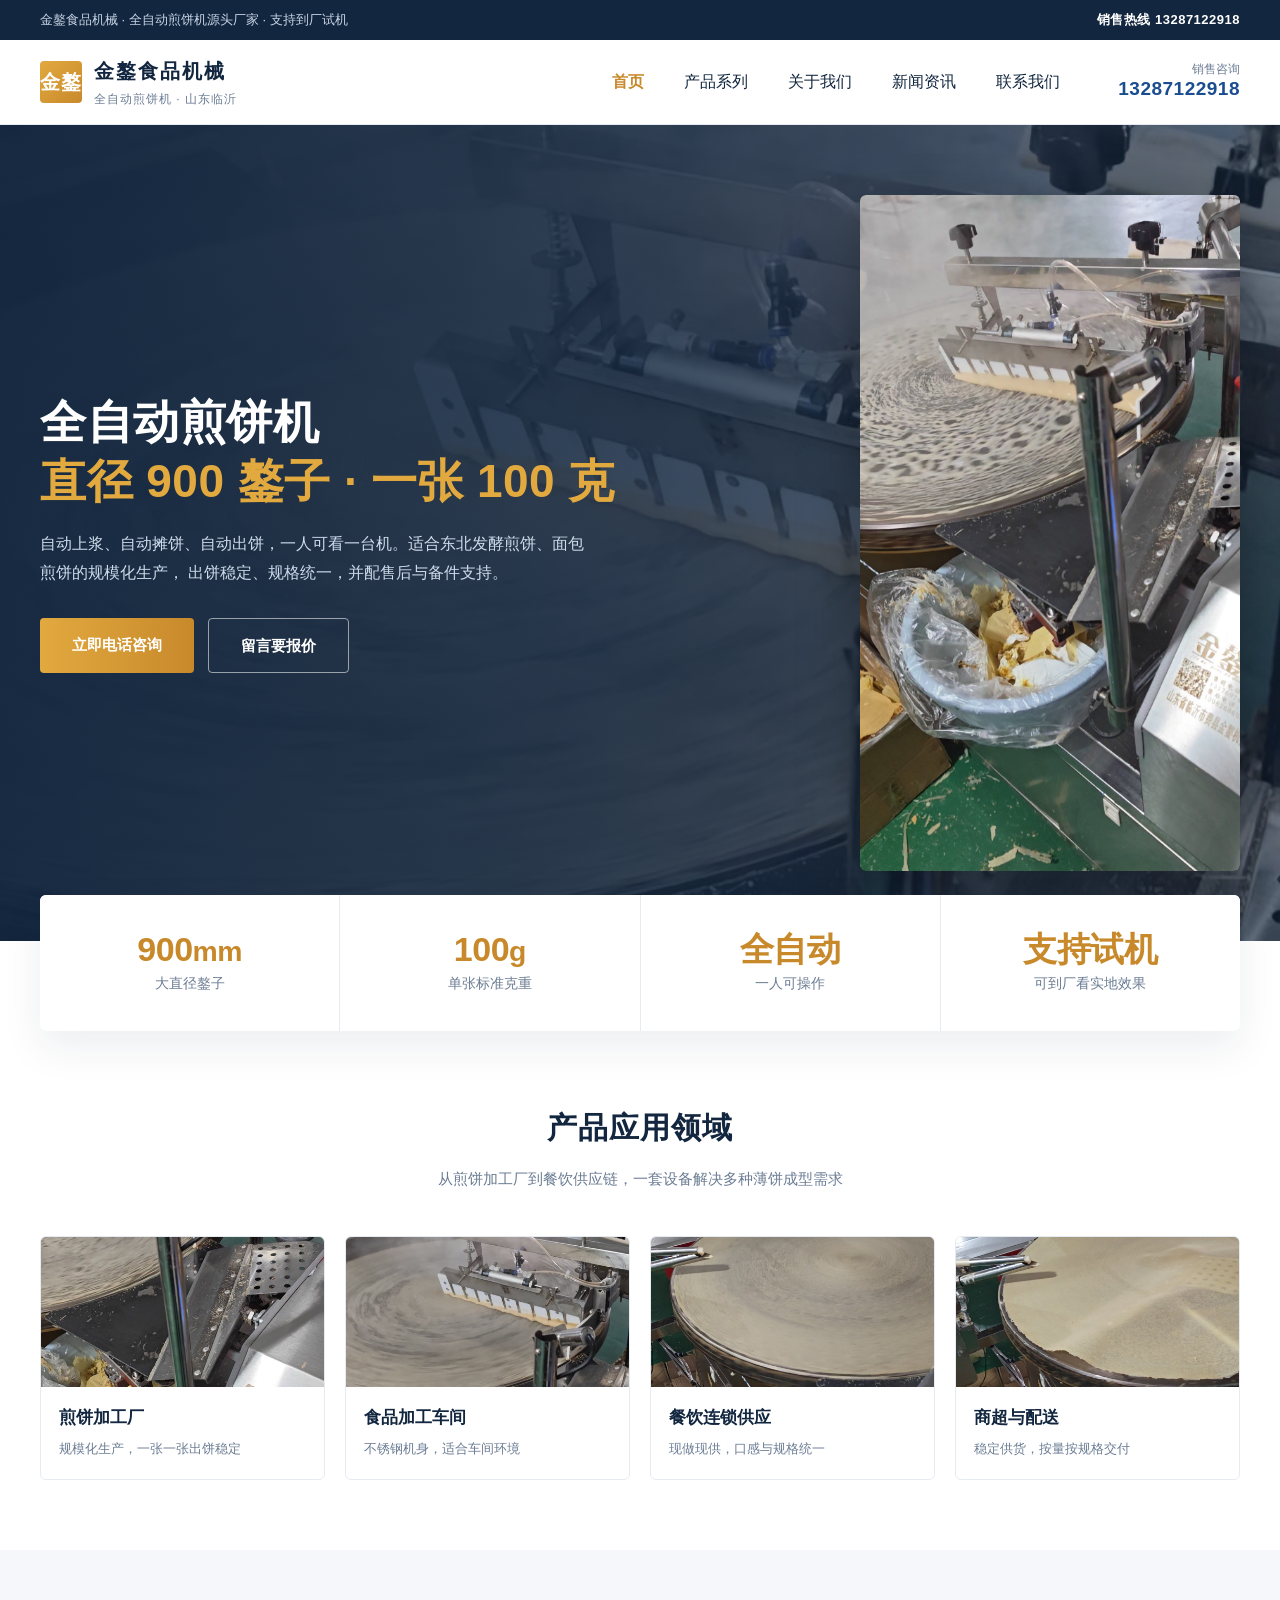
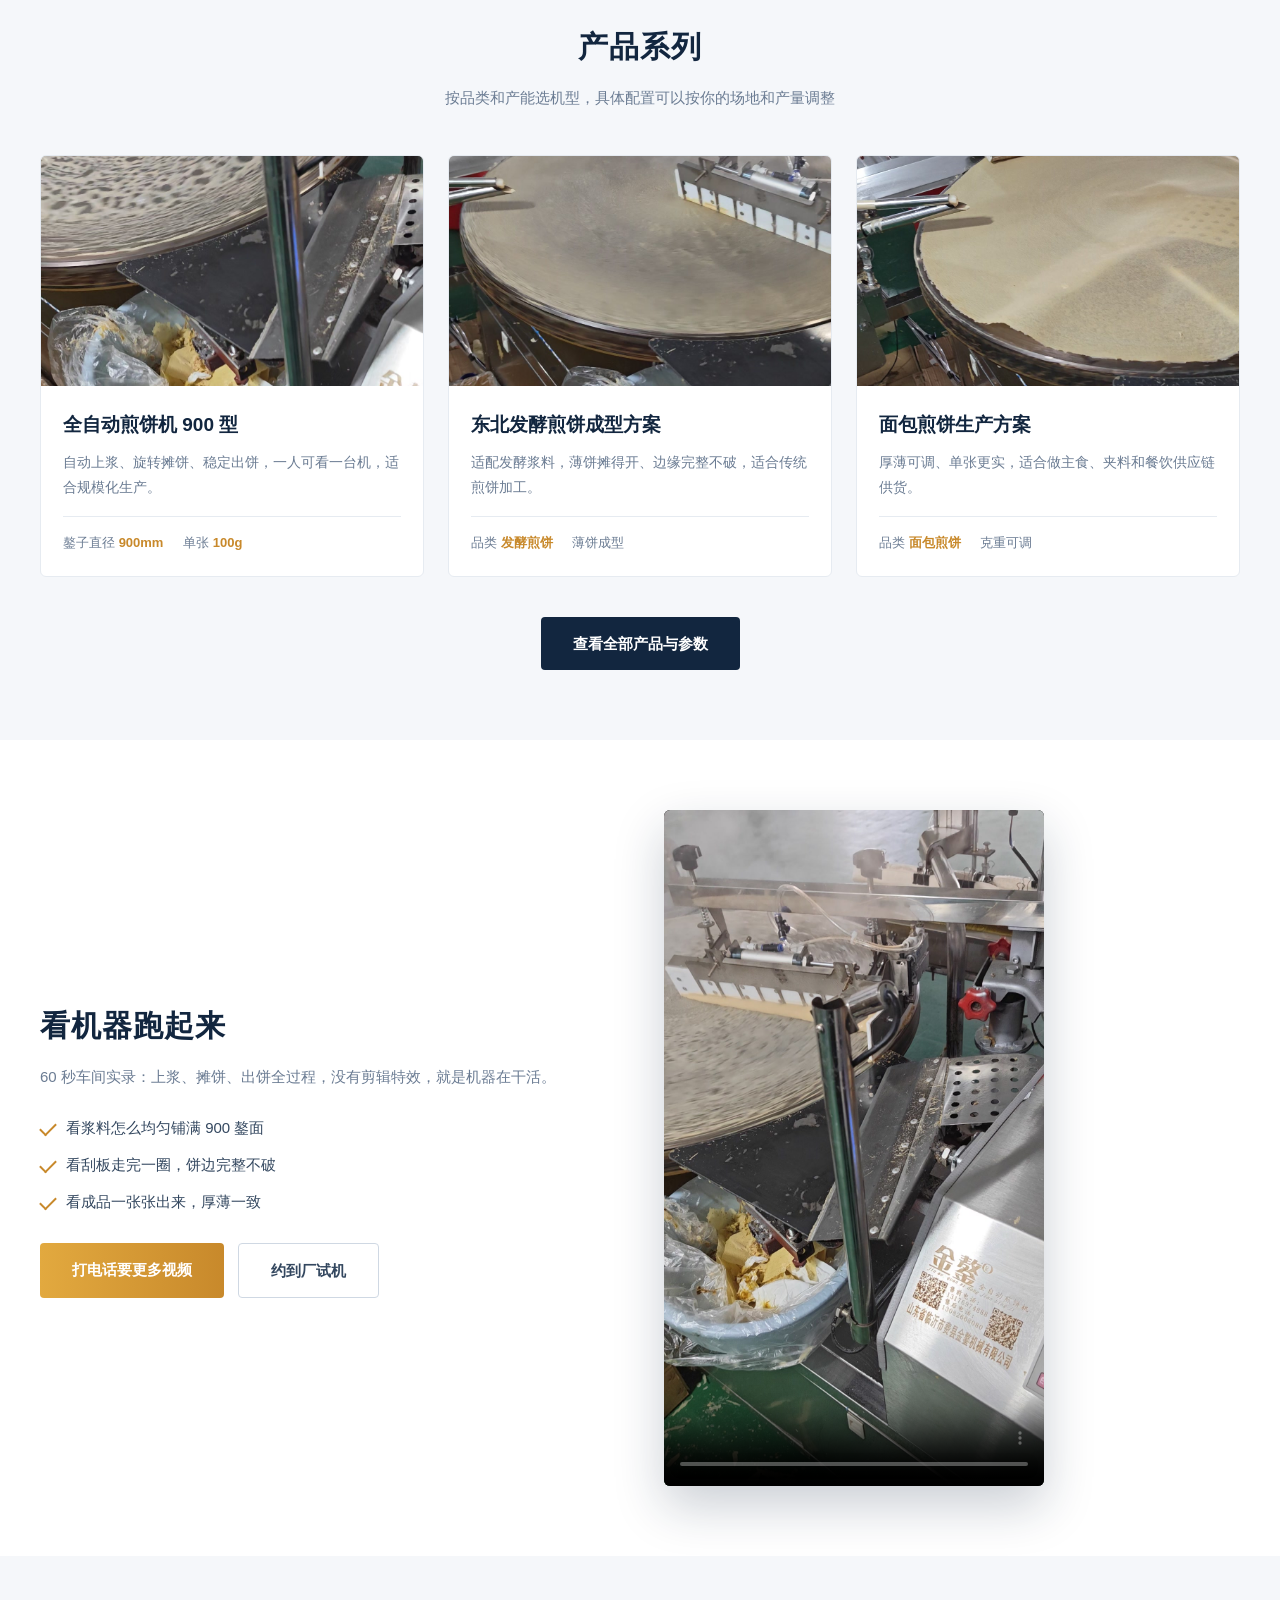
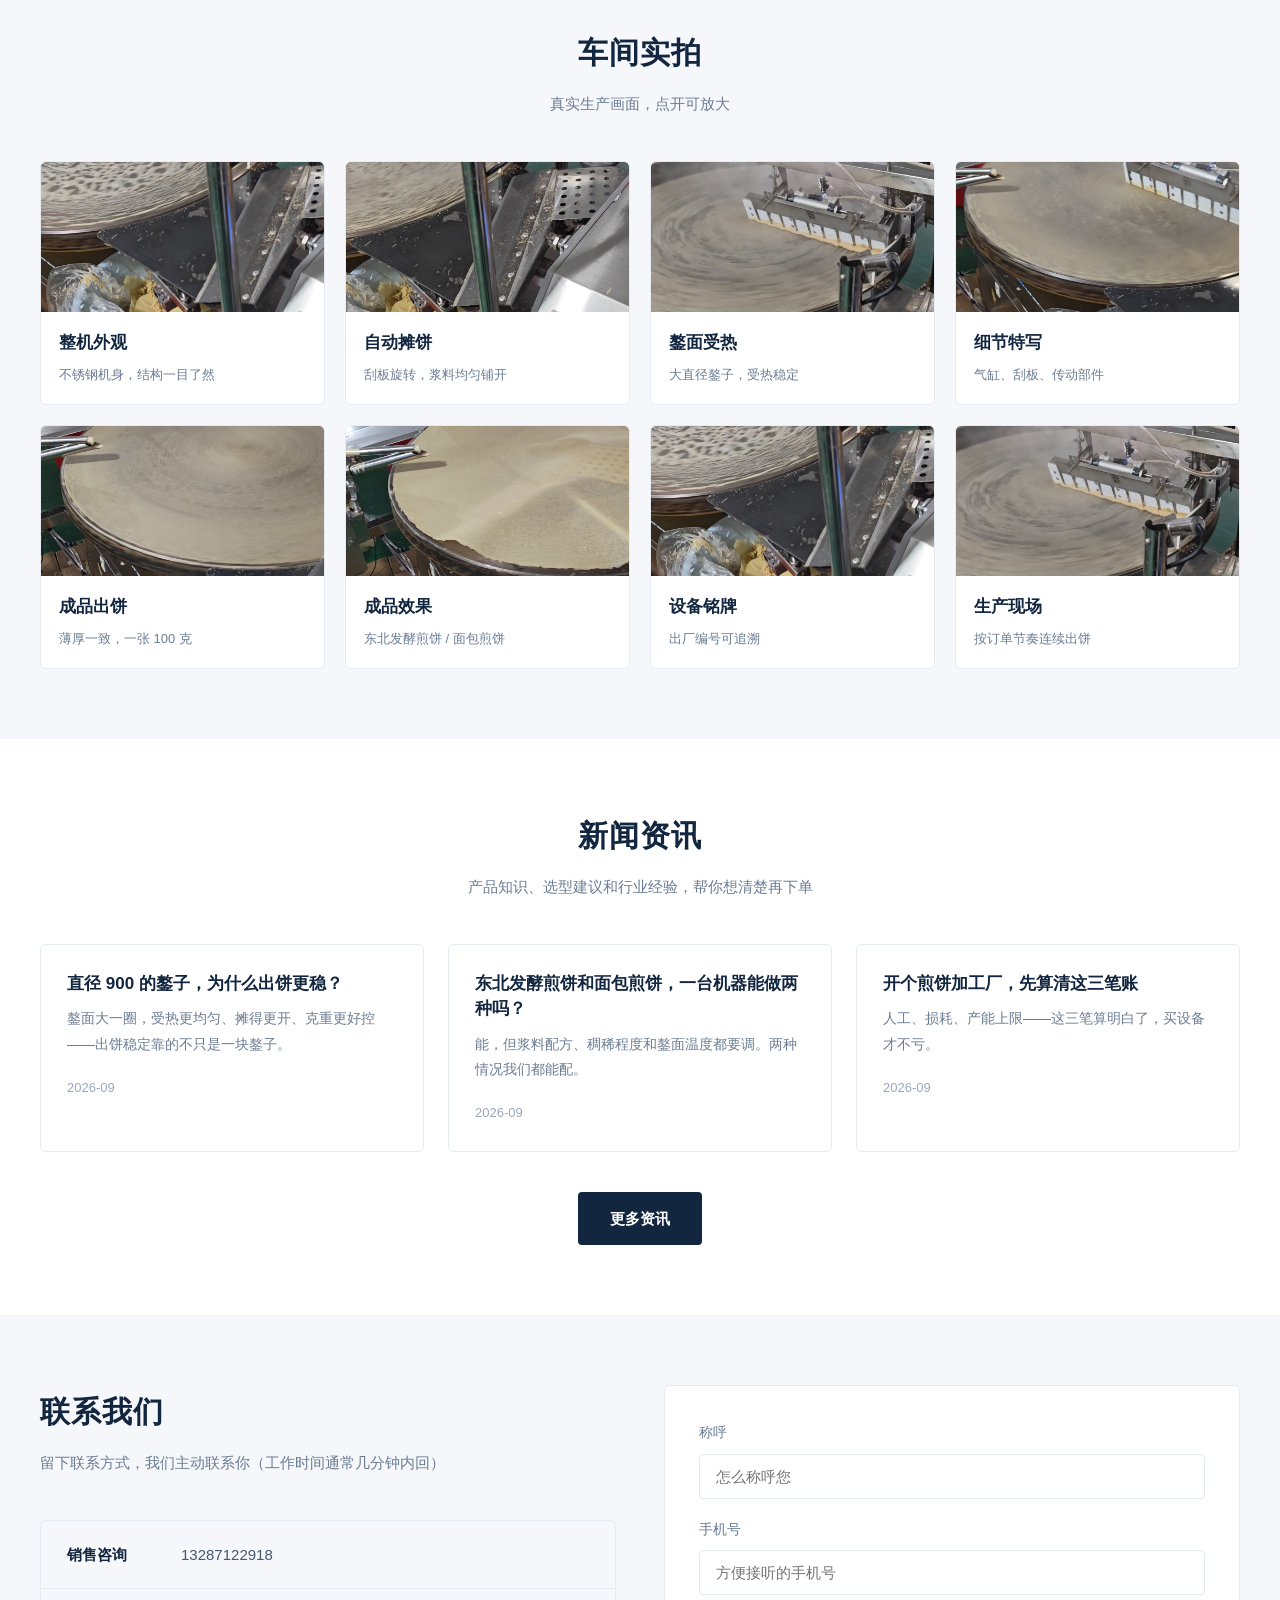
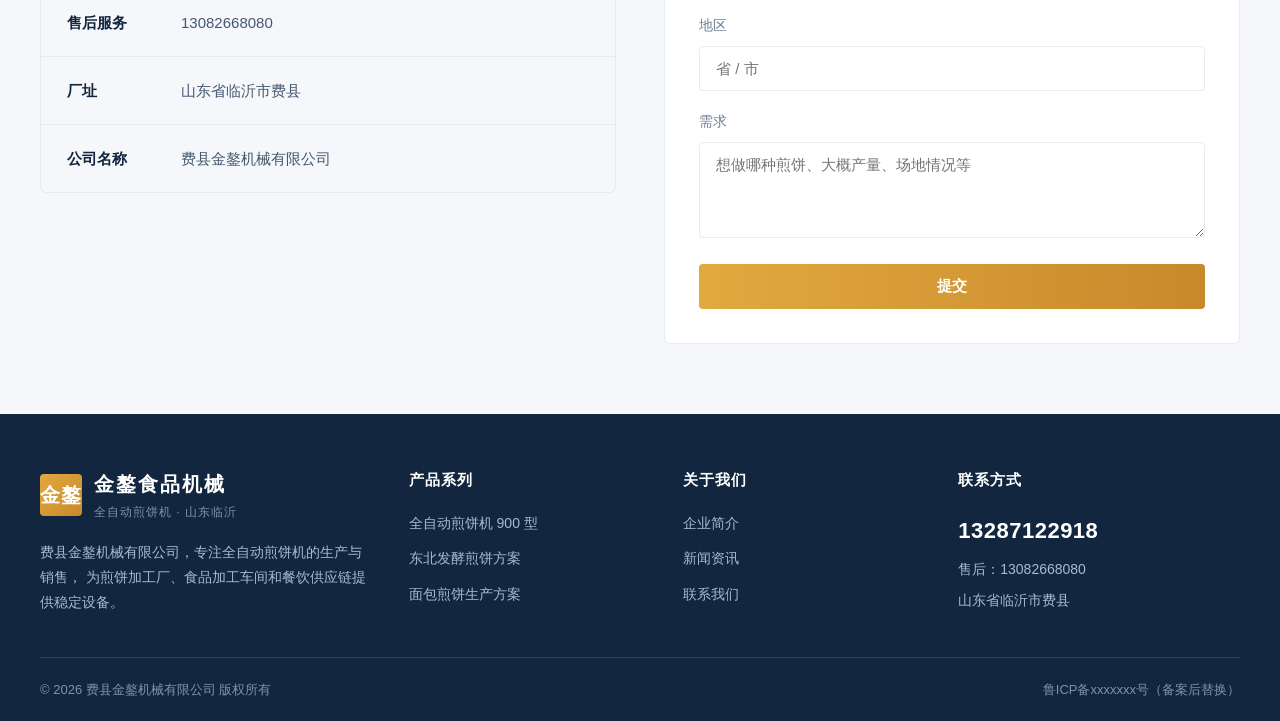
<file: index.html>
<!doctype html>
<html lang="zh-CN">
  <head>
    <meta charset="utf-8" />
    <meta name="viewport" content="width=device-width, initial-scale=1" />
    <title>金鏊食品机械 - 全自动煎饼机 - 直径900 - 一张100克 - 山东临沂厂家</title>
    <meta
      name="description"
      content="金鏊食品机械专注全自动煎饼机研发与制造：直径900mm鏊子、一张100克、自动上浆摊饼出饼，适用东北发酵煎饼、面包煎饼规模化生产。山东临沂源头厂家，支持到厂试机。"
    />
    <meta name="keywords" content="全自动煎饼机,煎饼机厂家,东北发酵煎饼机,面包煎饼机,900煎饼机,山东煎饼机械,金鏊机械" />
    <link rel="stylesheet" href="assets/css/site.css" />
  </head>
  <body>
    <div class="topbar">
      <div class="wrap">
        <span>金鏊食品机械 · 全自动煎饼机源头厂家 · 支持到厂试机</span>
        <span class="tel">销售热线 <span data-tel-text="sales"></span></span>
      </div>
    </div>

    <header class="header">
      <div class="wrap">
        <a class="logo" href="index.html">
          <span class="logo-mark">金鏊</span>
          <span class="logo-text">
            <strong>金鏊食品机械</strong>
            <span>全自动煎饼机 · 山东临沂</span>
          </span>
        </a>
        <nav class="nav">
          <a class="on" href="index.html">首页</a>
          <a href="products.html">产品系列</a>
          <a href="about.html">关于我们</a>
          <a href="news.html">新闻资讯</a>
          <a href="contact.html">联系我们</a>
        </nav>
        <div class="header-tel">
          <small>销售咨询</small>
          <strong data-tel-text="sales"></strong>
        </div>
      </div>
    </header>

    <section class="hero">
      <div class="wrap">
        <div>
          <h1>全自动煎饼机<br /><em>直径 900 鏊子 · 一张 100 克</em></h1>
          <p>
            自动上浆、自动摊饼、自动出饼，一人可看一台机。适合东北发酵煎饼、面包煎饼的规模化生产，
            出饼稳定、规格统一，并配售后与备件支持。
          </p>
          <div class="hero-btns">
            <a class="btn btn-gold" data-tel="sales">立即电话咨询</a>
            <a class="btn btn-line" href="contact.html">留言要报价</a>
          </div>
        </div>
        <div class="hero-media">
          <video
            src="assets/video/hero-loop.mp4"
            poster="assets/img/01-machine.jpg"
            autoplay
            muted
            loop
            playsinline
          ></video>
        </div>
      </div>
    </section>

    <div class="wrap">
      <div class="stats">
        <div><strong>900<small>mm</small></strong><span>大直径鏊子</span></div>
        <div><strong>100<small>g</small></strong><span>单张标准克重</span></div>
        <div><strong>全自动</strong><span>一人可操作</span></div>
        <div><strong>支持试机</strong><span>可到厂看实地效果</span></div>
      </div>
    </div>

    <section class="section">
      <div class="wrap">
        <div class="section-head">
          <h2>产品应用领域</h2>
          <p>从煎饼加工厂到餐饮供应链，一套设备解决多种薄饼成型需求</p>
        </div>
        <div class="fields">
          <div class="field">
            <img src="assets/img/02-spread.jpg" alt="煎饼加工厂" />
            <b>煎饼加工厂</b>
            <span>规模化生产，一张一张出饼稳定</span>
          </div>
          <div class="field">
            <img src="assets/img/03-griddle.jpg" alt="食品加工车间" />
            <b>食品加工车间</b>
            <span>不锈钢机身，适合车间环境</span>
          </div>
          <div class="field">
            <img src="assets/img/05-sheet.jpg" alt="餐饮连锁供应" />
            <b>餐饮连锁供应</b>
            <span>现做现供，口感与规格统一</span>
          </div>
          <div class="field">
            <img src="assets/img/06-finished.jpg" alt="商超与配送" />
            <b>商超与配送</b>
            <span>稳定供货，按量按规格交付</span>
          </div>
        </div>
      </div>
    </section>

    <section class="section section-soft">
      <div class="wrap">
        <div class="section-head">
          <h2>产品系列</h2>
          <p>按品类和产能选机型，具体配置可以按你的场地和产量调整</p>
        </div>
        <div class="products">
          <article class="product">
            <img src="assets/img/01-machine.jpg" alt="金鏊全自动煎饼机 900 型" />
            <div class="product-body">
              <h3>全自动煎饼机 900 型</h3>
              <p>自动上浆、旋转摊饼、稳定出饼，一人可看一台机，适合规模化生产。</p>
              <div class="product-specs">
                <span>鏊子直径 <b>900mm</b></span>
                <span>单张 <b>100g</b></span>
              </div>
            </div>
          </article>
          <article class="product">
            <img src="assets/img/04-closeup.jpg" alt="东北发酵煎饼成型方案" />
            <div class="product-body">
              <h3>东北发酵煎饼成型方案</h3>
              <p>适配发酵浆料，薄饼摊得开、边缘完整不破，适合传统煎饼加工。</p>
              <div class="product-specs">
                <span>品类 <b>发酵煎饼</b></span>
                <span>薄饼成型</span>
              </div>
            </div>
          </article>
          <article class="product">
            <img src="assets/img/06-finished.jpg" alt="面包煎饼生产方案" />
            <div class="product-body">
              <h3>面包煎饼生产方案</h3>
              <p>厚薄可调、单张更实，适合做主食、夹料和餐饮供应链供货。</p>
              <div class="product-specs">
                <span>品类 <b>面包煎饼</b></span>
                <span>克重可调</span>
              </div>
            </div>
          </article>
        </div>
        <div class="more">
          <a class="btn btn-navy" href="products.html">查看全部产品与参数</a>
        </div>
      </div>
    </section>

    <section class="section">
      <div class="wrap video-row">
        <div>
          <div class="section-head left" style="margin-bottom: 0">
            <h2>看机器跑起来</h2>
            <p>60 秒车间实录：上浆、摊饼、出饼全过程，没有剪辑特效，就是机器在干活。</p>
          </div>
          <ul class="ticks">
            <li>看浆料怎么均匀铺满 900 鏊面</li>
            <li>看刮板走完一圈，饼边完整不破</li>
            <li>看成品一张张出来，厚薄一致</li>
          </ul>
          <div class="hero-btns" style="margin-top: 28px">
            <a class="btn btn-gold" data-tel="sales">打电话要更多视频</a>
            <a class="btn btn-line" style="border-color: #cfd8e3; color: #33475f" href="contact.html">约到厂试机</a>
          </div>
        </div>
        <div class="video-box">
          <video
            src="assets/video/factory.mp4"
            poster="assets/img/02-spread.jpg"
            controls
            playsinline
            preload="metadata"
          ></video>
        </div>
      </div>
    </section>

    <section class="section section-soft">
      <div class="wrap">
        <div class="section-head">
          <h2>车间实拍</h2>
          <p>真实生产画面，点开可放大</p>
        </div>
        <div class="fields">
          <div class="field">
            <img src="assets/img/01-machine.jpg" alt="整机外观" />
            <b>整机外观</b><span>不锈钢机身，结构一目了然</span>
          </div>
          <div class="field">
            <img src="assets/img/02-spread.jpg" alt="自动摊饼" />
            <b>自动摊饼</b><span>刮板旋转，浆料均匀铺开</span>
          </div>
          <div class="field">
            <img src="assets/img/03-griddle.jpg" alt="鏊面受热" />
            <b>鏊面受热</b><span>大直径鏊子，受热稳定</span>
          </div>
          <div class="field">
            <img src="assets/img/04-closeup.jpg" alt="细节特写" />
            <b>细节特写</b><span>气缸、刮板、传动部件</span>
          </div>
          <div class="field">
            <img src="assets/img/05-sheet.jpg" alt="成品出饼" />
            <b>成品出饼</b><span>薄厚一致，一张 100 克</span>
          </div>
          <div class="field">
            <img src="assets/img/06-finished.jpg" alt="成品效果" />
            <b>成品效果</b><span>东北发酵煎饼 / 面包煎饼</span>
          </div>
          <div class="field">
            <img src="assets/img/01-machine.jpg" alt="设备铭牌" />
            <b>设备铭牌</b><span>出厂编号可追溯</span>
          </div>
          <div class="field">
            <img src="assets/img/03-griddle.jpg" alt="生产现场" />
            <b>生产现场</b><span>按订单节奏连续出饼</span>
          </div>
        </div>
      </div>
    </section>

    <section class="section">
      <div class="wrap">
        <div class="section-head">
          <h2>新闻资讯</h2>
          <p>产品知识、选型建议和行业经验，帮你想清楚再下单</p>
        </div>
        <div class="news">
          <article>
            <h3>直径 900 的鏊子，为什么出饼更稳？</h3>
            <p>鏊面大一圈，受热更均匀、摊得更开、克重更好控——出饼稳定靠的不只是一块鏊子。</p>
            <time>2026-09</time>
          </article>
          <article>
            <h3>东北发酵煎饼和面包煎饼，一台机器能做两种吗？</h3>
            <p>能，但浆料配方、稠稀程度和鏊面温度都要调。两种情况我们都能配。</p>
            <time>2026-09</time>
          </article>
          <article>
            <h3>开个煎饼加工厂，先算清这三笔账</h3>
            <p>人工、损耗、产能上限——这三笔算明白了，买设备才不亏。</p>
            <time>2026-09</time>
          </article>
        </div>
        <div class="more">
          <a class="btn btn-navy" href="news.html">更多资讯</a>
        </div>
      </div>
    </section>

    <section class="section section-soft">
      <div class="wrap contact-grid">
        <div>
          <div class="section-head left">
            <h2>联系我们</h2>
            <p>留下联系方式，我们主动联系你（工作时间通常几分钟内回）</p>
          </div>
          <div class="info-list">
            <div><b>销售咨询</b><span data-tel-text="sales"></span></div>
            <div><b>售后服务</b><span data-tel-text="service"></span></div>
            <div><b>厂址</b><span>山东省临沂市费县</span></div>
            <div><b>公司名称</b><span>费县金鏊机械有限公司</span></div>
          </div>
        </div>
        <form id="lead-form" class="form" novalidate>
          <label>称呼 <input name="name" placeholder="怎么称呼您" required /></label>
          <label>手机号 <input name="phone" inputmode="numeric" maxlength="11" placeholder="方便接听的手机号" required /></label>
          <label>地区 <input name="area" placeholder="省 / 市" /></label>
          <label>需求 <textarea name="remark" rows="4" placeholder="想做哪种煎饼、大概产量、场地情况等"></textarea></label>
          <button type="submit" class="btn btn-gold">提交</button>
        </form>
      </div>
    </section>

    <footer class="footer">
      <div class="wrap footer-top">
        <div>
          <div class="logo" style="margin-bottom: 16px">
            <span class="logo-mark">金鏊</span>
            <span class="logo-text">
              <strong style="color: #fff">金鏊食品机械</strong>
              <span style="color: #7f93aa">全自动煎饼机 · 山东临沂</span>
            </span>
          </div>
          <p style="margin: 0">
            费县金鏊机械有限公司，专注全自动煎饼机的生产与销售，
            为煎饼加工厂、食品加工车间和餐饮供应链提供稳定设备。
          </p>
        </div>
        <div>
          <h4>产品系列</h4>
          <ul>
            <li><a href="products.html">全自动煎饼机 900 型</a></li>
            <li><a href="products.html">东北发酵煎饼方案</a></li>
            <li><a href="products.html">面包煎饼生产方案</a></li>
          </ul>
        </div>
        <div>
          <h4>关于我们</h4>
          <ul>
            <li><a href="about.html">企业简介</a></li>
            <li><a href="news.html">新闻资讯</a></li>
            <li><a href="contact.html">联系我们</a></li>
          </ul>
        </div>
        <div>
          <h4>联系方式</h4>
          <div class="tel-big" data-tel-text="sales"></div>
          <p style="margin: 6px 0 0">售后：<span data-tel-text="service"></span></p>
          <p style="margin: 6px 0 0">山东省临沂市费县</p>
        </div>
      </div>
      <div class="wrap footer-bottom">
        <span>© <span id="year"></span> 费县金鏊机械有限公司 版权所有</span>
        <span>鲁ICP备xxxxxxx号（备案后替换）</span>
      </div>
    </footer>

    <script src="assets/js/config.js"></script>
    <script src="assets/js/site.js"></script>
  </body>
</html>
</file>
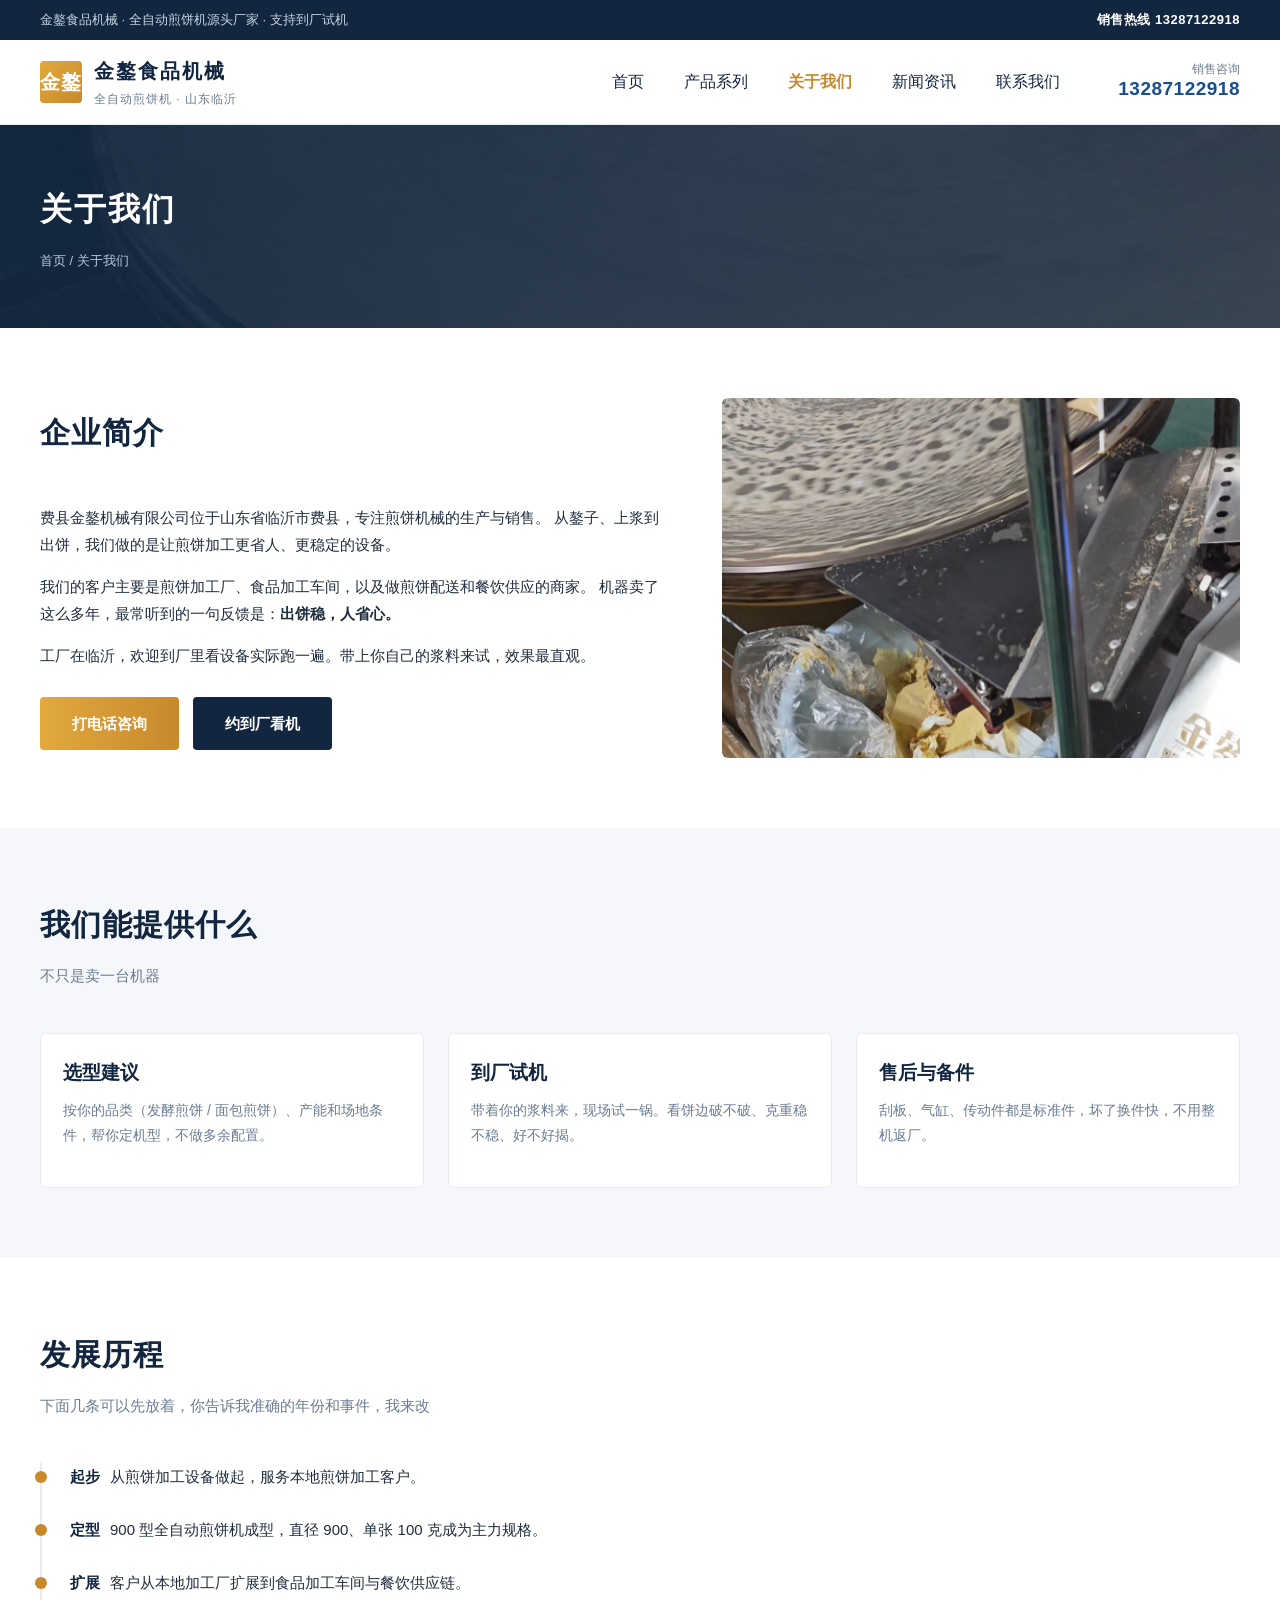
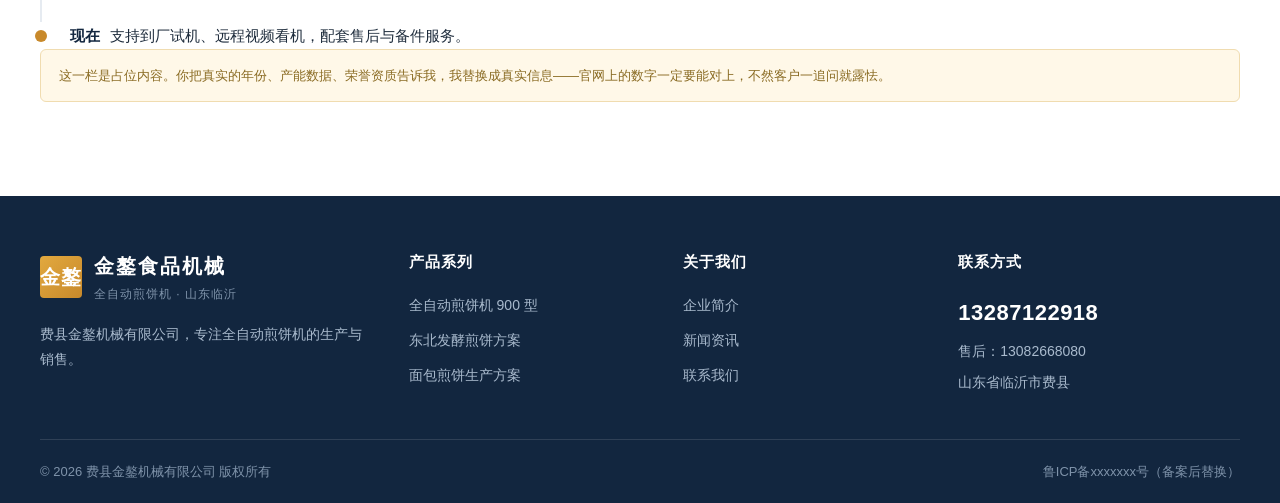
<file: about.html>
<!doctype html>
<html lang="zh-CN">
  <head>
    <meta charset="utf-8" />
    <meta name="viewport" content="width=device-width, initial-scale=1" />
    <title>关于我们 - 金鏊食品机械</title>
    <meta name="description" content="费县金鏊机械有限公司，位于山东临沂费县，专注全自动煎饼机的生产与销售，为煎饼加工厂、食品加工车间和餐饮供应链提供设备。" />
    <link rel="stylesheet" href="assets/css/site.css" />
  </head>
  <body>
    <div class="topbar">
      <div class="wrap">
        <span>金鏊食品机械 · 全自动煎饼机源头厂家 · 支持到厂试机</span>
        <span class="tel">销售热线 <span data-tel-text="sales"></span></span>
      </div>
    </div>
    <header class="header">
      <div class="wrap">
        <a class="logo" href="index.html">
          <span class="logo-mark">金鏊</span>
          <span class="logo-text"><strong>金鏊食品机械</strong><span>全自动煎饼机 · 山东临沂</span></span>
        </a>
        <nav class="nav">
          <a href="index.html">首页</a>
          <a href="products.html">产品系列</a>
          <a class="on" href="about.html">关于我们</a>
          <a href="news.html">新闻资讯</a>
          <a href="contact.html">联系我们</a>
        </nav>
        <div class="header-tel"><small>销售咨询</small><strong data-tel-text="sales"></strong></div>
      </div>
    </header>

    <section class="page-banner">
      <div class="wrap">
        <h1>关于我们</h1>
        <div class="breadcrumb">首页 / 关于我们</div>
      </div>
    </section>

    <section class="section">
      <div class="wrap two-col">
        <div>
          <div class="section-head left"><h2>企业简介</h2></div>
          <p>
            费县金鏊机械有限公司位于山东省临沂市费县，专注煎饼机械的生产与销售。
            从鏊子、上浆到出饼，我们做的是让煎饼加工更省人、更稳定的设备。
          </p>
          <p>
            我们的客户主要是煎饼加工厂、食品加工车间，以及做煎饼配送和餐饮供应的商家。
            机器卖了这么多年，最常听到的一句反馈是：<strong>出饼稳，人省心。</strong>
          </p>
          <p>
            工厂在临沂，欢迎到厂里看设备实际跑一遍。带上你自己的浆料来试，效果最直观。
          </p>
          <div class="hero-btns" style="margin-top: 28px">
            <a class="btn btn-gold" data-tel="sales">打电话咨询</a>
            <a class="btn btn-navy" href="contact.html">约到厂看机</a>
          </div>
        </div>
        <img src="assets/img/01-machine.jpg" alt="金鏊煎饼机生产车间" />
      </div>
    </section>

    <section class="section section-soft">
      <div class="wrap">
        <div class="section-head left">
          <h2>我们能提供什么</h2>
          <p>不只是卖一台机器</p>
        </div>
        <div class="products">
          <article class="product">
            <div class="product-body">
              <h3>选型建议</h3>
              <p>按你的品类（发酵煎饼 / 面包煎饼）、产能和场地条件，帮你定机型，不做多余配置。</p>
            </div>
          </article>
          <article class="product">
            <div class="product-body">
              <h3>到厂试机</h3>
              <p>带着你的浆料来，现场试一锅。看饼边破不破、克重稳不稳、好不好揭。</p>
            </div>
          </article>
          <article class="product">
            <div class="product-body">
              <h3>售后与备件</h3>
              <p>刮板、气缸、传动件都是标准件，坏了换件快，不用整机返厂。</p>
            </div>
          </article>
        </div>
      </div>
    </section>

    <section class="section">
      <div class="wrap">
        <div class="section-head left">
          <h2>发展历程</h2>
          <p>下面几条可以先放着，你告诉我准确的年份和事件，我来改</p>
        </div>
        <ul class="timeline">
          <li><b>起步</b>从煎饼加工设备做起，服务本地煎饼加工客户。</li>
          <li><b>定型</b>900 型全自动煎饼机成型，直径 900、单张 100 克成为主力规格。</li>
          <li><b>扩展</b>客户从本地加工厂扩展到食品加工车间与餐饮供应链。</li>
          <li><b>现在</b>支持到厂试机、远程视频看机，配套售后与备件服务。</li>
        </ul>
        <div class="note">这一栏是占位内容。你把真实的年份、产能数据、荣誉资质告诉我，我替换成真实信息——官网上的数字一定要能对上，不然客户一追问就露怯。</div>
      </div>
    </section>

    <footer class="footer">
      <div class="wrap footer-top">
        <div>
          <div class="logo" style="margin-bottom: 16px">
            <span class="logo-mark">金鏊</span>
            <span class="logo-text"><strong style="color: #fff">金鏊食品机械</strong><span style="color: #7f93aa">全自动煎饼机 · 山东临沂</span></span>
          </div>
          <p style="margin: 0">费县金鏊机械有限公司，专注全自动煎饼机的生产与销售。</p>
        </div>
        <div><h4>产品系列</h4><ul><li><a href="products.html">全自动煎饼机 900 型</a></li><li><a href="products.html">东北发酵煎饼方案</a></li><li><a href="products.html">面包煎饼生产方案</a></li></ul></div>
        <div><h4>关于我们</h4><ul><li><a href="about.html">企业简介</a></li><li><a href="news.html">新闻资讯</a></li><li><a href="contact.html">联系我们</a></li></ul></div>
        <div><h4>联系方式</h4><div class="tel-big" data-tel-text="sales"></div><p style="margin: 6px 0 0">售后：<span data-tel-text="service"></span></p><p style="margin: 6px 0 0">山东省临沂市费县</p></div>
      </div>
      <div class="wrap footer-bottom">
        <span>© <span id="year"></span> 费县金鏊机械有限公司 版权所有</span>
        <span>鲁ICP备xxxxxxx号（备案后替换）</span>
      </div>
    </footer>

    <script src="assets/js/config.js"></script>
    <script src="assets/js/site.js"></script>
  </body>
</html>
</file>
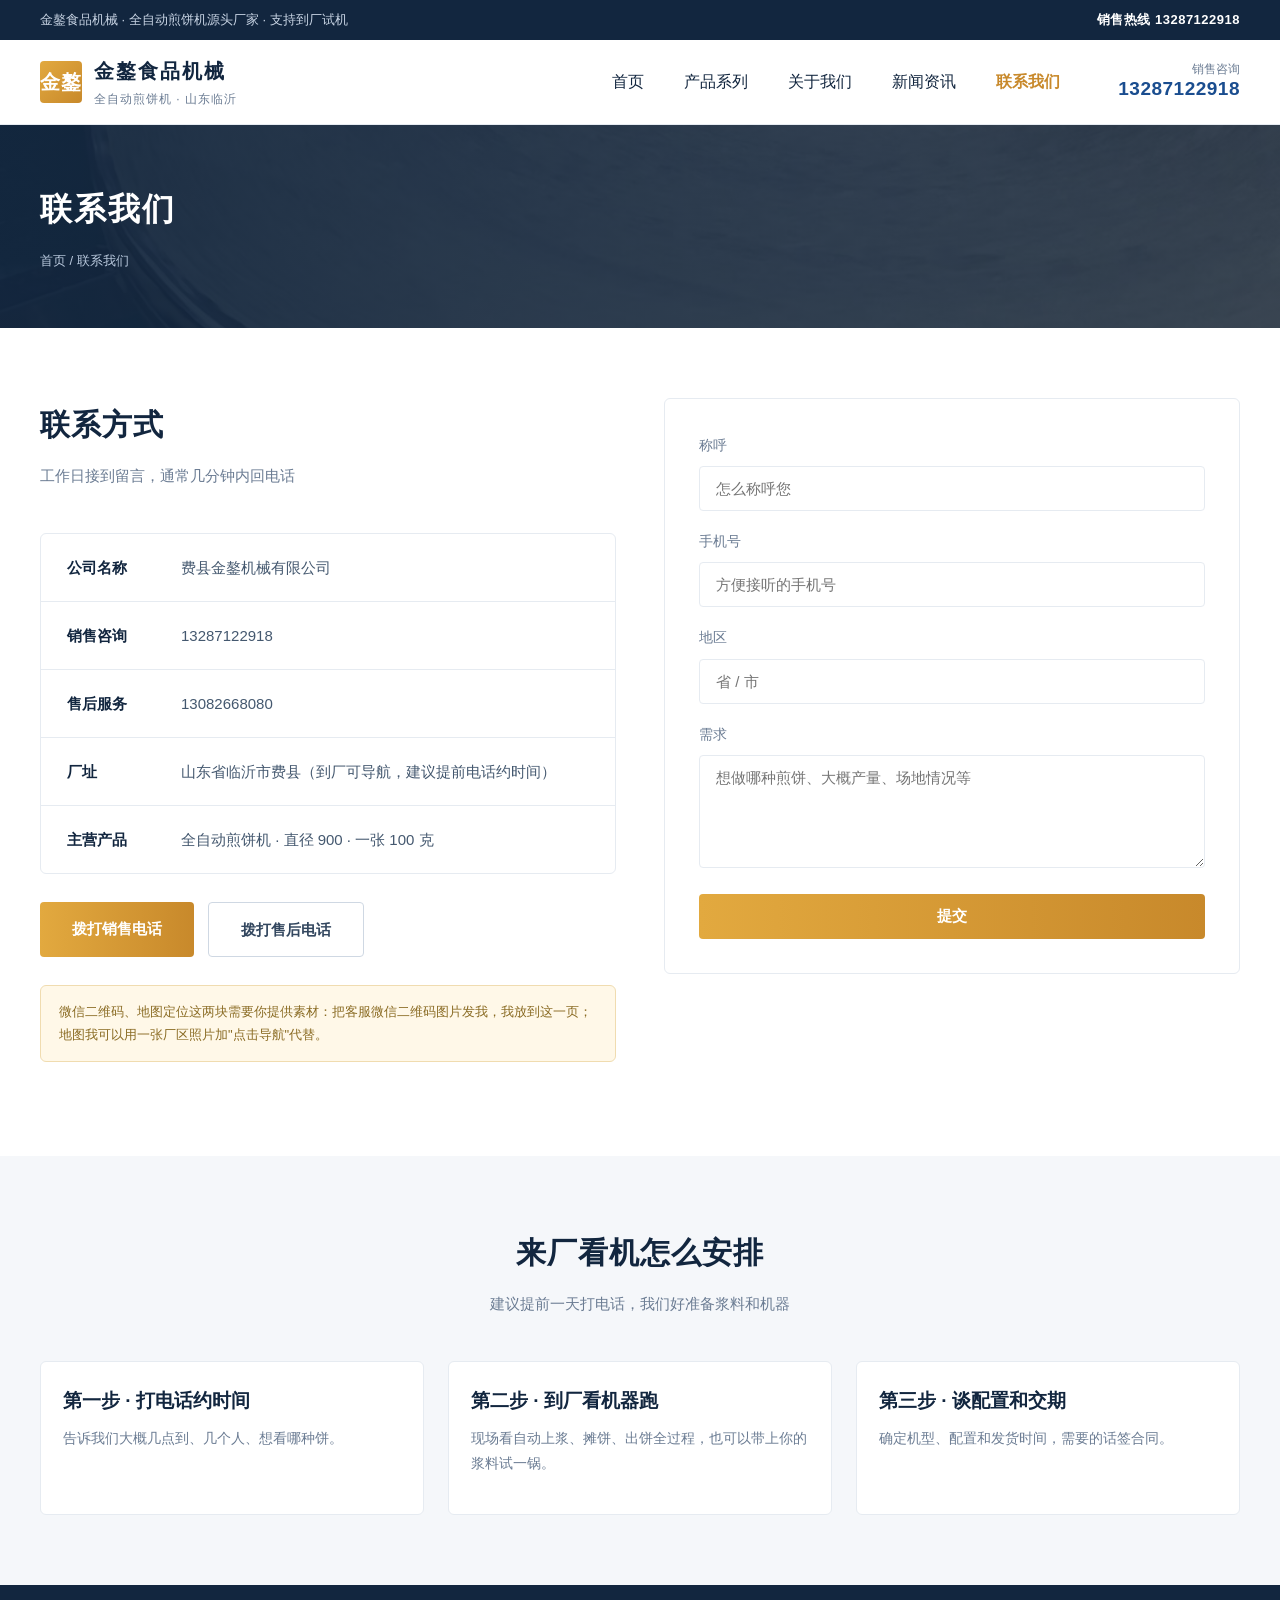
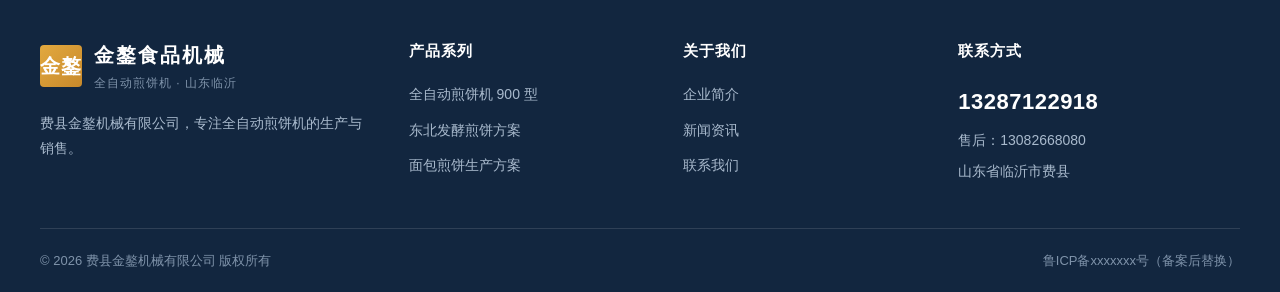
<file: contact.html>
<!doctype html>
<html lang="zh-CN">
  <head>
    <meta charset="utf-8" />
    <meta name="viewport" content="width=device-width, initial-scale=1" />
    <title>联系我们 - 金鏊食品机械</title>
    <meta name="description" content="费县金鏊机械有限公司联系方式：销售咨询、售后服务电话，厂址山东临沂费县，欢迎到厂看机试机。" />
    <link rel="stylesheet" href="assets/css/site.css" />
  </head>
  <body>
    <div class="topbar">
      <div class="wrap">
        <span>金鏊食品机械 · 全自动煎饼机源头厂家 · 支持到厂试机</span>
        <span class="tel">销售热线 <span data-tel-text="sales"></span></span>
      </div>
    </div>
    <header class="header">
      <div class="wrap">
        <a class="logo" href="index.html">
          <span class="logo-mark">金鏊</span>
          <span class="logo-text"><strong>金鏊食品机械</strong><span>全自动煎饼机 · 山东临沂</span></span>
        </a>
        <nav class="nav">
          <a href="index.html">首页</a>
          <a href="products.html">产品系列</a>
          <a href="about.html">关于我们</a>
          <a href="news.html">新闻资讯</a>
          <a class="on" href="contact.html">联系我们</a>
        </nav>
        <div class="header-tel"><small>销售咨询</small><strong data-tel-text="sales"></strong></div>
      </div>
    </header>

    <section class="page-banner">
      <div class="wrap">
        <h1>联系我们</h1>
        <div class="breadcrumb">首页 / 联系我们</div>
      </div>
    </section>

    <section class="section">
      <div class="wrap contact-grid">
        <div>
          <div class="section-head left">
            <h2>联系方式</h2>
            <p>工作日接到留言，通常几分钟内回电话</p>
          </div>
          <div class="info-list">
            <div><b>公司名称</b><span>费县金鏊机械有限公司</span></div>
            <div><b>销售咨询</b><span data-tel-text="sales"></span></div>
            <div><b>售后服务</b><span data-tel-text="service"></span></div>
            <div><b>厂址</b><span>山东省临沂市费县（到厂可导航，建议提前电话约时间）</span></div>
            <div><b>主营产品</b><span>全自动煎饼机 · 直径 900 · 一张 100 克</span></div>
          </div>

          <div class="hero-btns" style="margin-top: 28px">
            <a class="btn btn-gold" data-tel="sales">拨打销售电话</a>
            <a class="btn btn-line" style="border-color: #cfd8e3; color: #33475f" data-tel="service">拨打售后电话</a>
          </div>

          <div class="note" style="margin-top: 28px">
            微信二维码、地图定位这两块需要你提供素材：把客服微信二维码图片发我，我放到这一页；地图我可以用一张厂区照片加"点击导航"代替。
          </div>
        </div>

        <form id="lead-form" class="form" novalidate>
          <label>称呼 <input name="name" placeholder="怎么称呼您" required /></label>
          <label>手机号 <input name="phone" inputmode="numeric" maxlength="11" placeholder="方便接听的手机号" required /></label>
          <label>地区 <input name="area" placeholder="省 / 市" /></label>
          <label>需求 <textarea name="remark" rows="5" placeholder="想做哪种煎饼、大概产量、场地情况等"></textarea></label>
          <button type="submit" class="btn btn-gold">提交</button>
        </form>
      </div>
    </section>

    <section class="section section-soft">
      <div class="wrap">
        <div class="section-head">
          <h2>来厂看机怎么安排</h2>
          <p>建议提前一天打电话，我们好准备浆料和机器</p>
        </div>
        <div class="products">
          <article class="product"><div class="product-body"><h3>第一步 · 打电话约时间</h3><p>告诉我们大概几点到、几个人、想看哪种饼。</p></div></article>
          <article class="product"><div class="product-body"><h3>第二步 · 到厂看机器跑</h3><p>现场看自动上浆、摊饼、出饼全过程，也可以带上你的浆料试一锅。</p></div></article>
          <article class="product"><div class="product-body"><h3>第三步 · 谈配置和交期</h3><p>确定机型、配置和发货时间，需要的话签合同。</p></div></article>
        </div>
      </div>
    </section>

    <footer class="footer">
      <div class="wrap footer-top">
        <div>
          <div class="logo" style="margin-bottom: 16px">
            <span class="logo-mark">金鏊</span>
            <span class="logo-text"><strong style="color: #fff">金鏊食品机械</strong><span style="color: #7f93aa">全自动煎饼机 · 山东临沂</span></span>
          </div>
          <p style="margin: 0">费县金鏊机械有限公司，专注全自动煎饼机的生产与销售。</p>
        </div>
        <div><h4>产品系列</h4><ul><li><a href="products.html">全自动煎饼机 900 型</a></li><li><a href="products.html">东北发酵煎饼方案</a></li><li><a href="products.html">面包煎饼生产方案</a></li></ul></div>
        <div><h4>关于我们</h4><ul><li><a href="about.html">企业简介</a></li><li><a href="news.html">新闻资讯</a></li><li><a href="contact.html">联系我们</a></li></ul></div>
        <div><h4>联系方式</h4><div class="tel-big" data-tel-text="sales"></div><p style="margin: 6px 0 0">售后：<span data-tel-text="service"></span></p><p style="margin: 6px 0 0">山东省临沂市费县</p></div>
      </div>
      <div class="wrap footer-bottom">
        <span>© <span id="year"></span> 费县金鏊机械有限公司 版权所有</span>
        <span>鲁ICP备xxxxxxx号（备案后替换）</span>
      </div>
    </footer>

    <script src="assets/js/config.js"></script>
    <script src="assets/js/site.js"></script>
  </body>
</html>
</file>
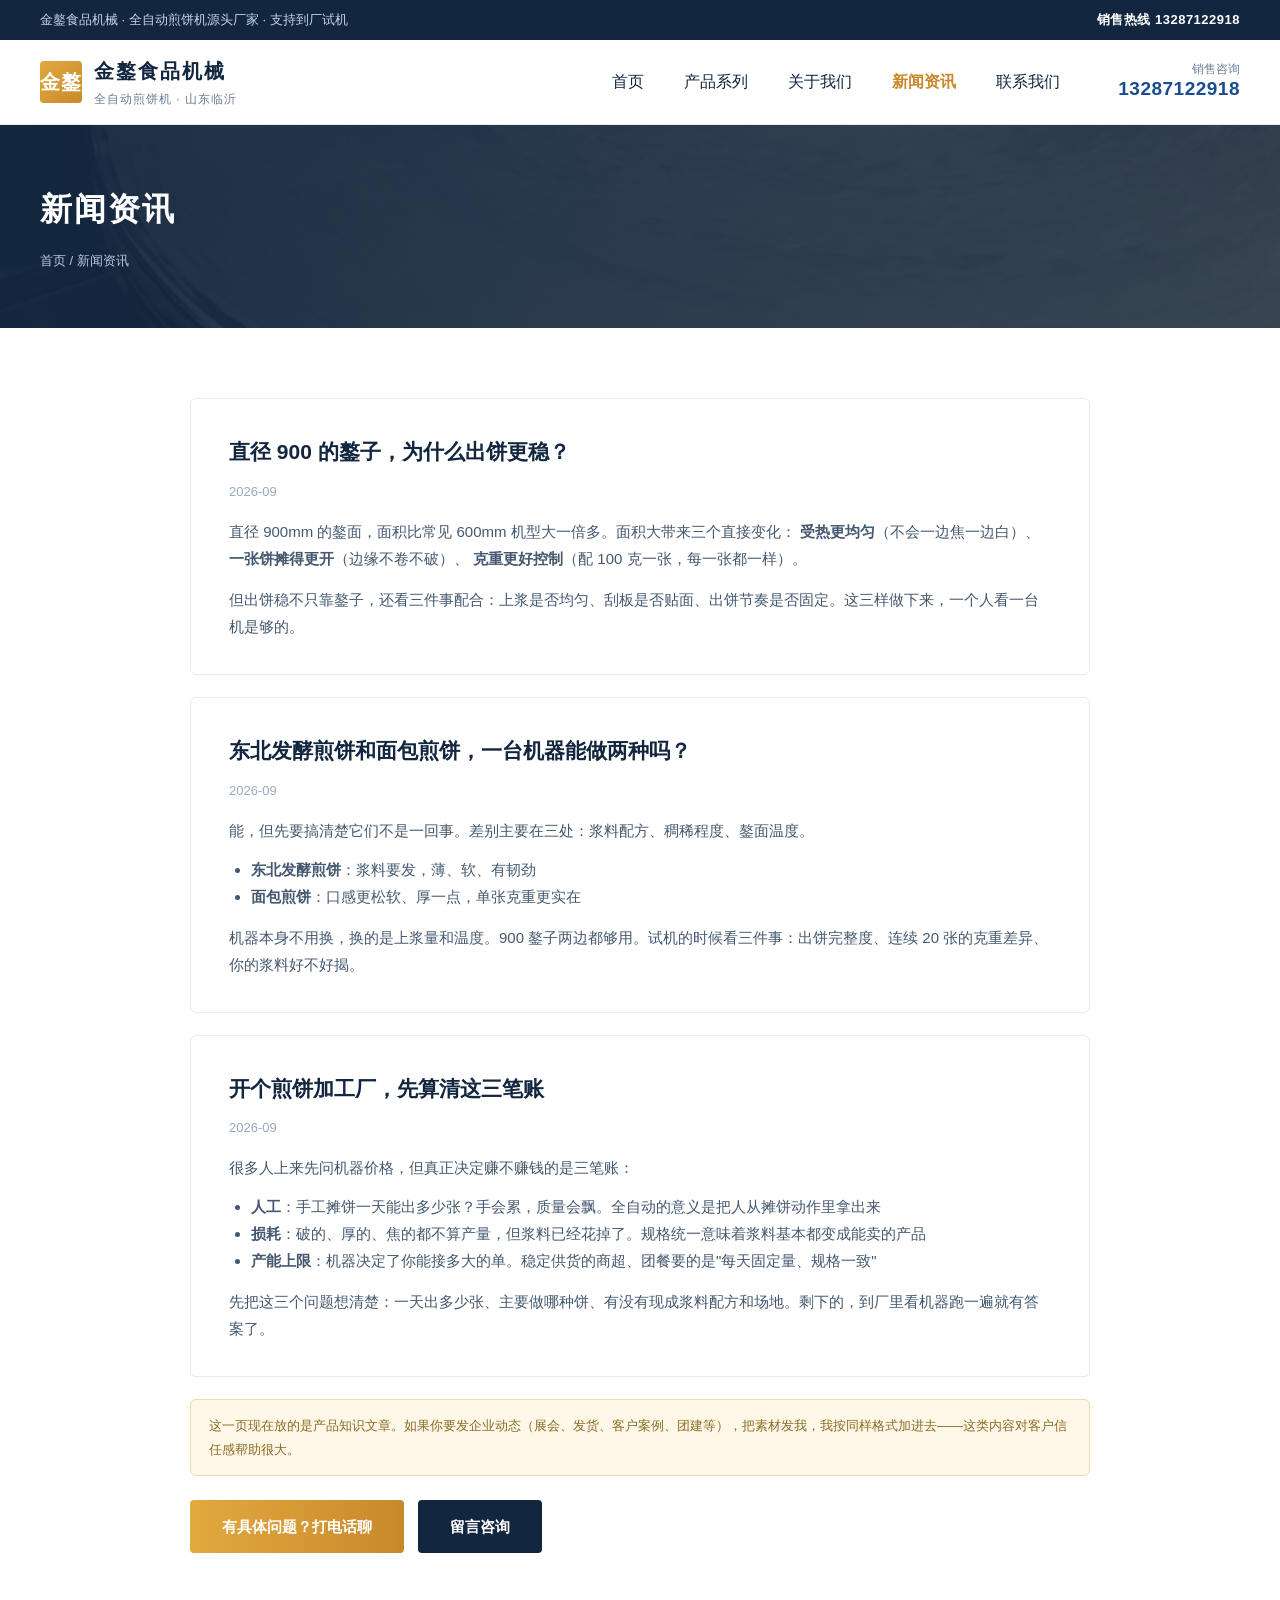
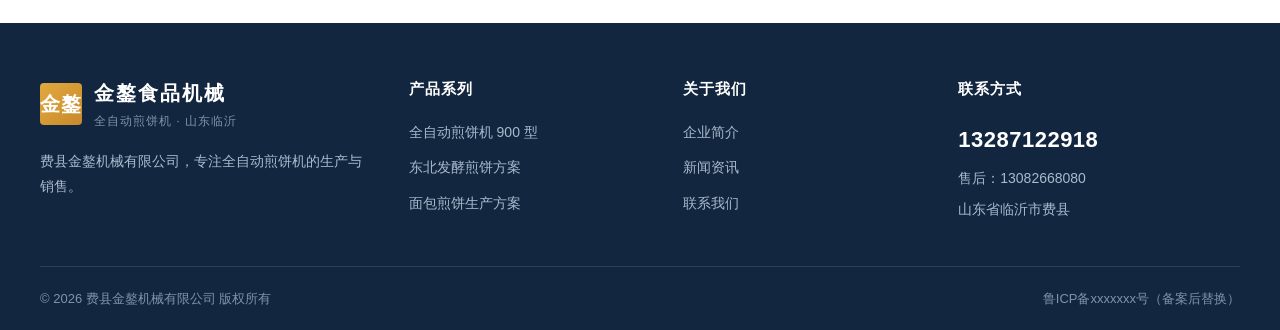
<file: news.html>
<!doctype html>
<html lang="zh-CN">
  <head>
    <meta charset="utf-8" />
    <meta name="viewport" content="width=device-width, initial-scale=1" />
    <title>新闻资讯 - 金鏊食品机械</title>
    <meta name="description" content="金鏊食品机械资讯：煎饼机选型建议、产品知识、行业经验，以及企业动态。" />
    <link rel="stylesheet" href="assets/css/site.css" />
    <style>
      .article {
        background: #fff;
        border: 1px solid var(--line);
        border-radius: var(--radius);
        padding: 34px 38px;
        margin-bottom: 22px;
      }
      .article h3 {
        margin: 0 0 6px;
        font-size: 21px;
        color: var(--navy);
      }
      .article time {
        color: #9aa9bb;
        font-size: 13px;
      }
      .article p {
        color: #44586f;
        margin: 14px 0 0;
      }
      .article ul {
        color: #44586f;
        margin: 12px 0 0;
        padding-left: 22px;
      }
    </style>
  </head>
  <body>
    <div class="topbar">
      <div class="wrap">
        <span>金鏊食品机械 · 全自动煎饼机源头厂家 · 支持到厂试机</span>
        <span class="tel">销售热线 <span data-tel-text="sales"></span></span>
      </div>
    </div>
    <header class="header">
      <div class="wrap">
        <a class="logo" href="index.html">
          <span class="logo-mark">金鏊</span>
          <span class="logo-text"><strong>金鏊食品机械</strong><span>全自动煎饼机 · 山东临沂</span></span>
        </a>
        <nav class="nav">
          <a href="index.html">首页</a>
          <a href="products.html">产品系列</a>
          <a href="about.html">关于我们</a>
          <a class="on" href="news.html">新闻资讯</a>
          <a href="contact.html">联系我们</a>
        </nav>
        <div class="header-tel"><small>销售咨询</small><strong data-tel-text="sales"></strong></div>
      </div>
    </header>

    <section class="page-banner">
      <div class="wrap">
        <h1>新闻资讯</h1>
        <div class="breadcrumb">首页 / 新闻资讯</div>
      </div>
    </section>

    <section class="section">
      <div class="wrap" style="max-width: 900px">
        <article class="article">
          <h3>直径 900 的鏊子，为什么出饼更稳？</h3>
          <time>2026-09</time>
          <p>
            直径 900mm 的鏊面，面积比常见 600mm 机型大一倍多。面积大带来三个直接变化：
            <strong>受热更均匀</strong>（不会一边焦一边白）、<strong>一张饼摊得更开</strong>（边缘不卷不破）、
            <strong>克重更好控制</strong>（配 100 克一张，每一张都一样）。
          </p>
          <p>但出饼稳不只靠鏊子，还看三件事配合：上浆是否均匀、刮板是否贴面、出饼节奏是否固定。这三样做下来，一个人看一台机是够的。</p>
        </article>

        <article class="article">
          <h3>东北发酵煎饼和面包煎饼，一台机器能做两种吗？</h3>
          <time>2026-09</time>
          <p>能，但先要搞清楚它们不是一回事。差别主要在三处：浆料配方、稠稀程度、鏊面温度。</p>
          <ul>
            <li><strong>东北发酵煎饼</strong>：浆料要发，薄、软、有韧劲</li>
            <li><strong>面包煎饼</strong>：口感更松软、厚一点，单张克重更实在</li>
          </ul>
          <p>机器本身不用换，换的是上浆量和温度。900 鏊子两边都够用。试机的时候看三件事：出饼完整度、连续 20 张的克重差异、你的浆料好不好揭。</p>
        </article>

        <article class="article">
          <h3>开个煎饼加工厂，先算清这三笔账</h3>
          <time>2026-09</time>
          <p>很多人上来先问机器价格，但真正决定赚不赚钱的是三笔账：</p>
          <ul>
            <li><strong>人工</strong>：手工摊饼一天能出多少张？手会累，质量会飘。全自动的意义是把人从摊饼动作里拿出来</li>
            <li><strong>损耗</strong>：破的、厚的、焦的都不算产量，但浆料已经花掉了。规格统一意味着浆料基本都变成能卖的产品</li>
            <li><strong>产能上限</strong>：机器决定了你能接多大的单。稳定供货的商超、团餐要的是"每天固定量、规格一致"</li>
          </ul>
          <p>先把这三个问题想清楚：一天出多少张、主要做哪种饼、有没有现成浆料配方和场地。剩下的，到厂里看机器跑一遍就有答案了。</p>
        </article>

        <div class="note">
          这一页现在放的是产品知识文章。如果你要发企业动态（展会、发货、客户案例、团建等），把素材发我，我按同样格式加进去——这类内容对客户信任感帮助很大。
        </div>

        <div class="hero-btns">
          <a class="btn btn-gold" data-tel="sales">有具体问题？打电话聊</a>
          <a class="btn btn-navy" href="contact.html">留言咨询</a>
        </div>
      </div>
    </section>

    <footer class="footer">
      <div class="wrap footer-top">
        <div>
          <div class="logo" style="margin-bottom: 16px">
            <span class="logo-mark">金鏊</span>
            <span class="logo-text"><strong style="color: #fff">金鏊食品机械</strong><span style="color: #7f93aa">全自动煎饼机 · 山东临沂</span></span>
          </div>
          <p style="margin: 0">费县金鏊机械有限公司，专注全自动煎饼机的生产与销售。</p>
        </div>
        <div><h4>产品系列</h4><ul><li><a href="products.html">全自动煎饼机 900 型</a></li><li><a href="products.html">东北发酵煎饼方案</a></li><li><a href="products.html">面包煎饼生产方案</a></li></ul></div>
        <div><h4>关于我们</h4><ul><li><a href="about.html">企业简介</a></li><li><a href="news.html">新闻资讯</a></li><li><a href="contact.html">联系我们</a></li></ul></div>
        <div><h4>联系方式</h4><div class="tel-big" data-tel-text="sales"></div><p style="margin: 6px 0 0">售后：<span data-tel-text="service"></span></p><p style="margin: 6px 0 0">山东省临沂市费县</p></div>
      </div>
      <div class="wrap footer-bottom">
        <span>© <span id="year"></span> 费县金鏊机械有限公司 版权所有</span>
        <span>鲁ICP备xxxxxxx号（备案后替换）</span>
      </div>
    </footer>

    <script src="assets/js/config.js"></script>
    <script src="assets/js/site.js"></script>
  </body>
</html>
</file>
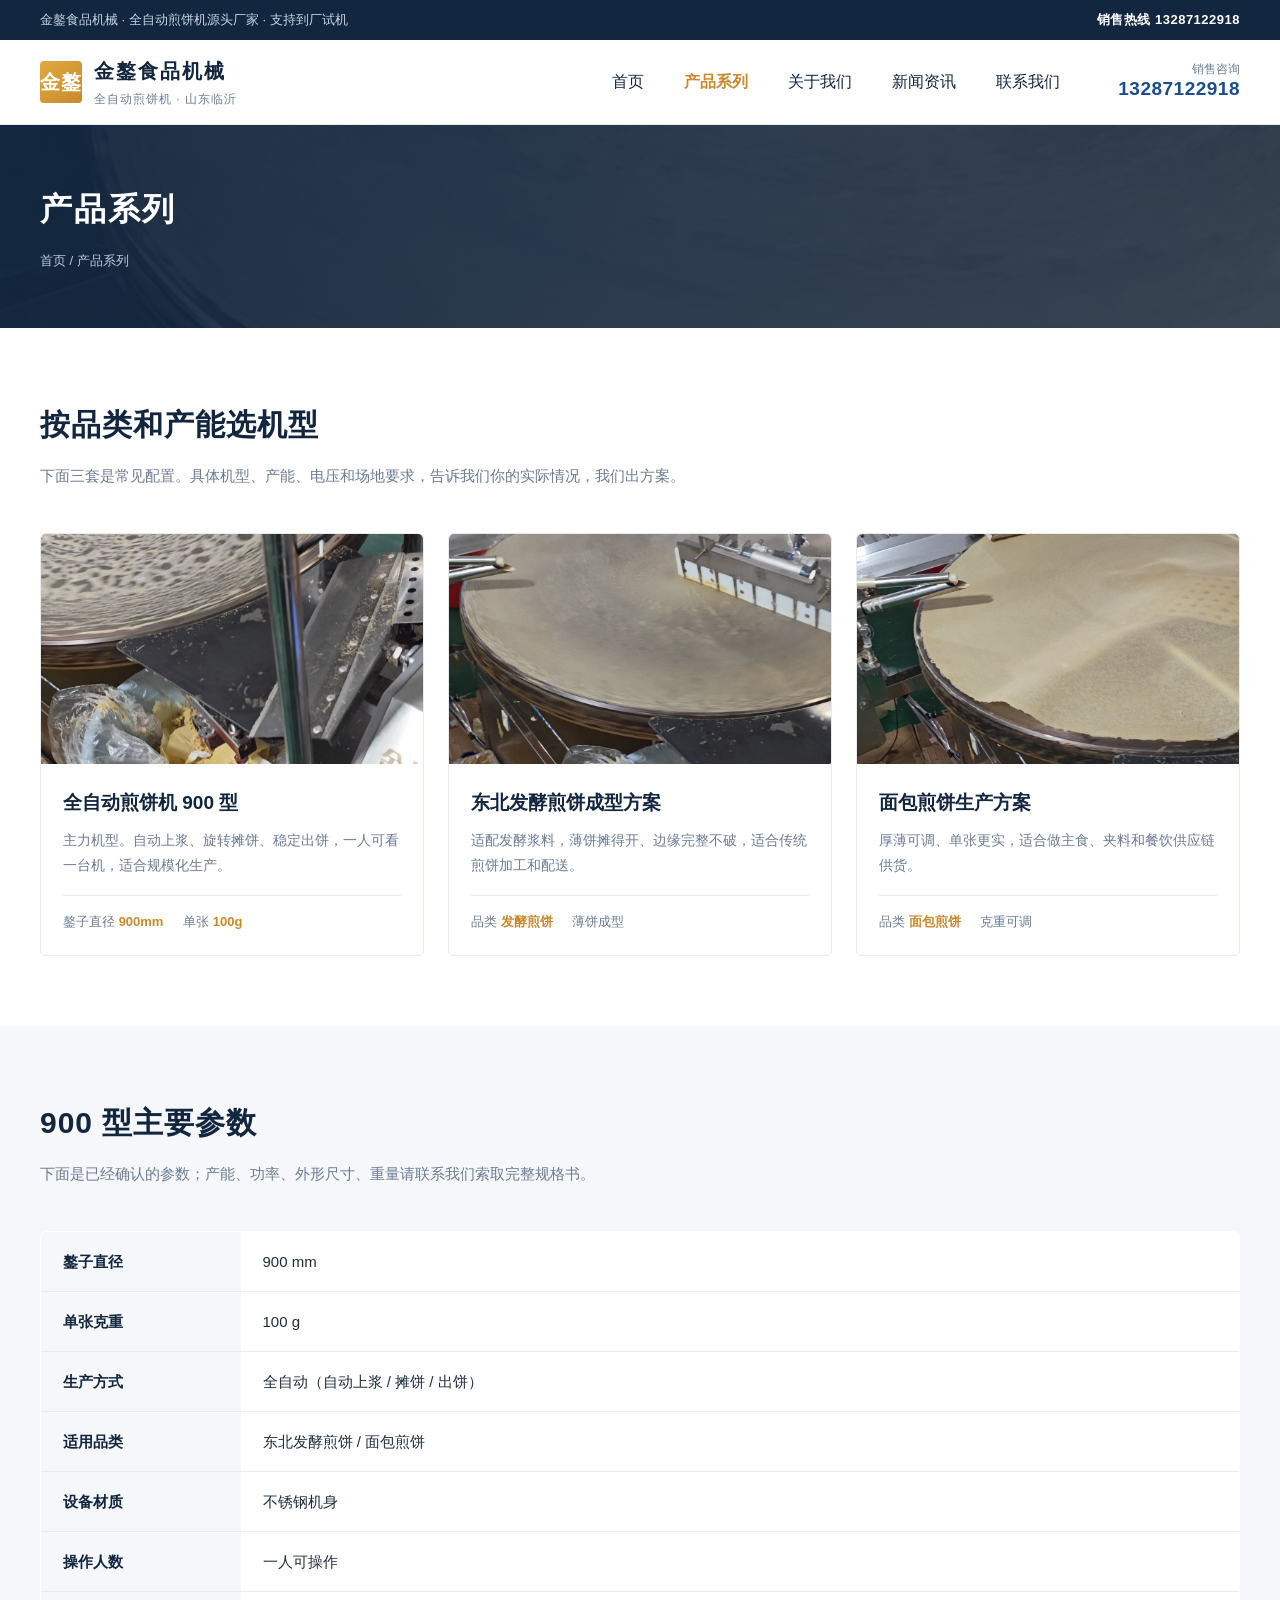
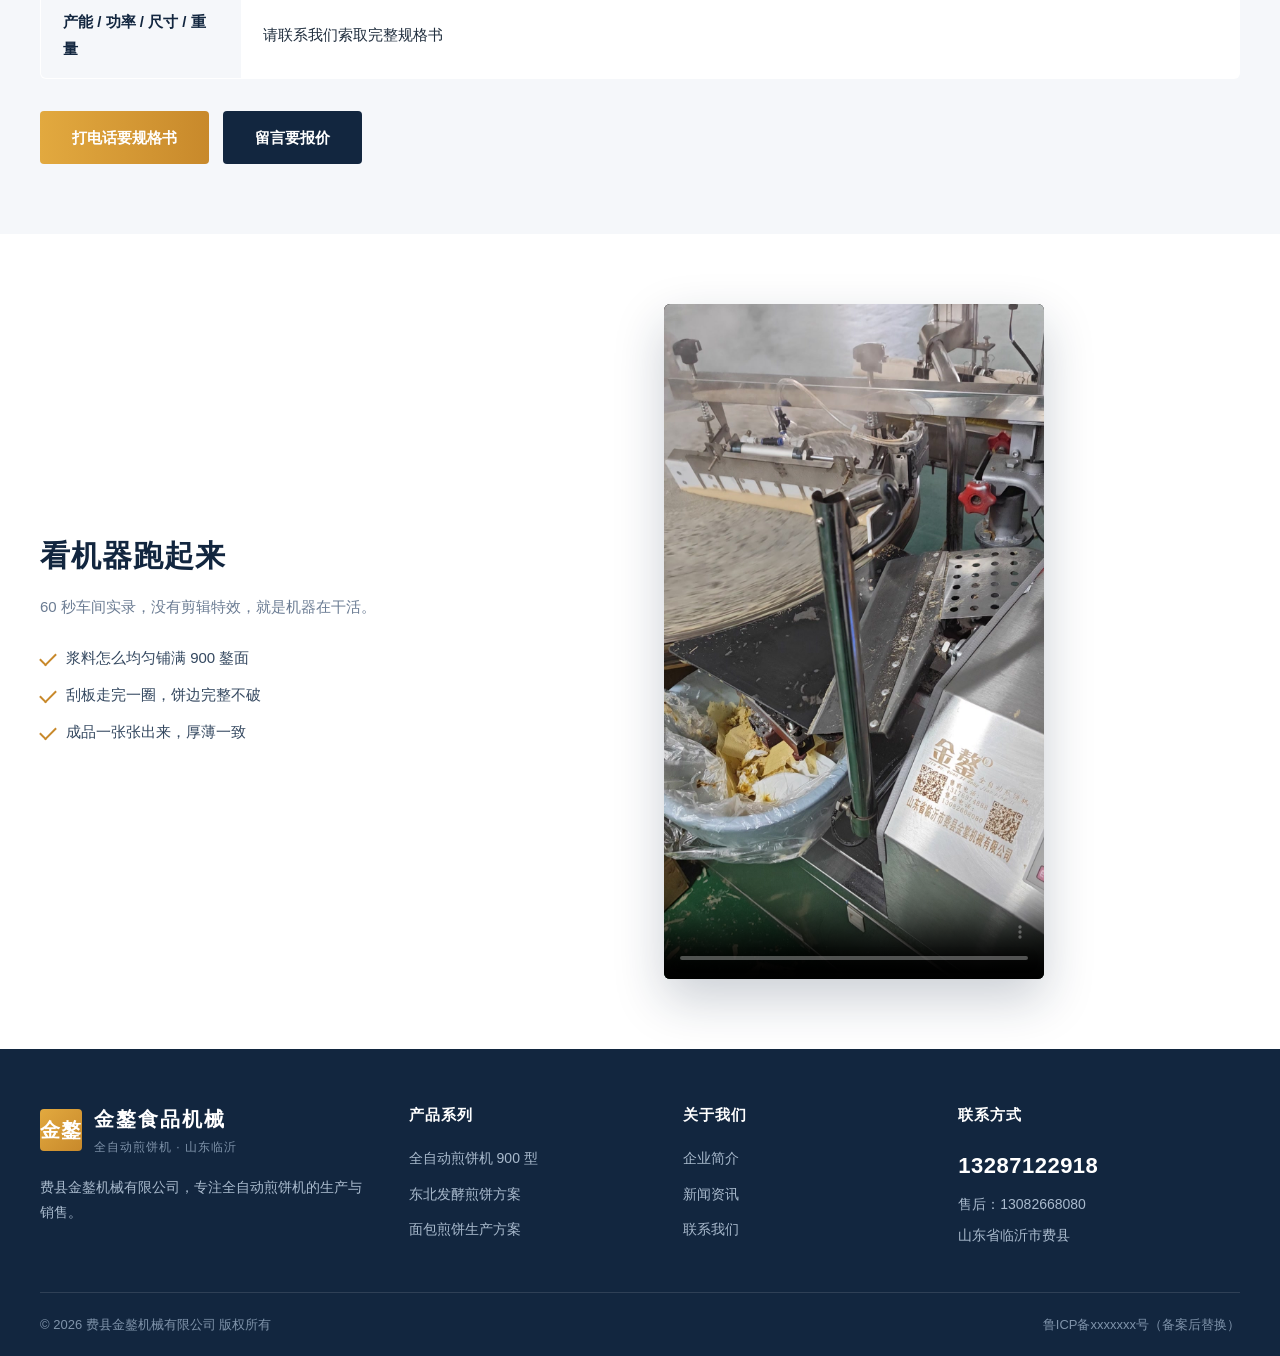
<file: products.html>
<!doctype html>
<html lang="zh-CN">
  <head>
    <meta charset="utf-8" />
    <meta name="viewport" content="width=device-width, initial-scale=1" />
    <title>产品系列 - 全自动煎饼机 - 金鏊食品机械</title>
    <meta name="description" content="金鏊全自动煎饼机产品系列：900型煎饼机、东北发酵煎饼成型方案、面包煎饼生产方案，含主要参数与配置说明。" />
    <link rel="stylesheet" href="assets/css/site.css" />
  </head>
  <body>
    <div class="topbar">
      <div class="wrap">
        <span>金鏊食品机械 · 全自动煎饼机源头厂家 · 支持到厂试机</span>
        <span class="tel">销售热线 <span data-tel-text="sales"></span></span>
      </div>
    </div>
    <header class="header">
      <div class="wrap">
        <a class="logo" href="index.html">
          <span class="logo-mark">金鏊</span>
          <span class="logo-text"><strong>金鏊食品机械</strong><span>全自动煎饼机 · 山东临沂</span></span>
        </a>
        <nav class="nav">
          <a href="index.html">首页</a>
          <a class="on" href="products.html">产品系列</a>
          <a href="about.html">关于我们</a>
          <a href="news.html">新闻资讯</a>
          <a href="contact.html">联系我们</a>
        </nav>
        <div class="header-tel"><small>销售咨询</small><strong data-tel-text="sales"></strong></div>
      </div>
    </header>

    <section class="page-banner">
      <div class="wrap">
        <h1>产品系列</h1>
        <div class="breadcrumb">首页 / 产品系列</div>
      </div>
    </section>

    <section class="section">
      <div class="wrap">
        <div class="section-head left">
          <h2>按品类和产能选机型</h2>
          <p>下面三套是常见配置。具体机型、产能、电压和场地要求，告诉我们你的实际情况，我们出方案。</p>
        </div>

        <div class="products">
          <article class="product">
            <img src="assets/img/01-machine.jpg" alt="全自动煎饼机 900 型" />
            <div class="product-body">
              <h3>全自动煎饼机 900 型</h3>
              <p>主力机型。自动上浆、旋转摊饼、稳定出饼，一人可看一台机，适合规模化生产。</p>
              <div class="product-specs">
                <span>鏊子直径 <b>900mm</b></span>
                <span>单张 <b>100g</b></span>
              </div>
            </div>
          </article>
          <article class="product">
            <img src="assets/img/04-closeup.jpg" alt="东北发酵煎饼成型方案" />
            <div class="product-body">
              <h3>东北发酵煎饼成型方案</h3>
              <p>适配发酵浆料，薄饼摊得开、边缘完整不破，适合传统煎饼加工和配送。</p>
              <div class="product-specs">
                <span>品类 <b>发酵煎饼</b></span>
                <span>薄饼成型</span>
              </div>
            </div>
          </article>
          <article class="product">
            <img src="assets/img/06-finished.jpg" alt="面包煎饼生产方案" />
            <div class="product-body">
              <h3>面包煎饼生产方案</h3>
              <p>厚薄可调、单张更实，适合做主食、夹料和餐饮供应链供货。</p>
              <div class="product-specs">
                <span>品类 <b>面包煎饼</b></span>
                <span>克重可调</span>
              </div>
            </div>
          </article>
        </div>
      </div>
    </section>

    <section class="section section-soft">
      <div class="wrap">
        <div class="section-head left">
          <h2>900 型主要参数</h2>
          <p>下面是已经确认的参数；产能、功率、外形尺寸、重量请联系我们索取完整规格书。</p>
        </div>
        <table class="spec-table">
          <tbody>
            <tr><th>鏊子直径</th><td>900 mm</td></tr>
            <tr><th>单张克重</th><td>100 g</td></tr>
            <tr><th>生产方式</th><td>全自动（自动上浆 / 摊饼 / 出饼）</td></tr>
            <tr><th>适用品类</th><td>东北发酵煎饼 / 面包煎饼</td></tr>
            <tr><th>设备材质</th><td>不锈钢机身</td></tr>
            <tr><th>操作人数</th><td>一人可操作</td></tr>
            <tr><th>产能 / 功率 / 尺寸 / 重量</th><td>请联系我们索取完整规格书</td></tr>
          </tbody>
        </table>
        <div class="hero-btns" style="margin-top: 32px">
          <a class="btn btn-gold" data-tel="sales">打电话要规格书</a>
          <a class="btn btn-navy" href="contact.html">留言要报价</a>
        </div>
      </div>
    </section>

    <section class="section">
      <div class="wrap video-row">
        <div>
          <div class="section-head left" style="margin-bottom: 0">
            <h2>看机器跑起来</h2>
            <p>60 秒车间实录，没有剪辑特效，就是机器在干活。</p>
          </div>
          <ul class="ticks">
            <li>浆料怎么均匀铺满 900 鏊面</li>
            <li>刮板走完一圈，饼边完整不破</li>
            <li>成品一张张出来，厚薄一致</li>
          </ul>
        </div>
        <div class="video-box">
          <video src="assets/video/factory.mp4" poster="assets/img/02-spread.jpg" controls playsinline preload="metadata"></video>
        </div>
      </div>
    </section>

    <footer class="footer">
      <div class="wrap footer-top">
        <div>
          <div class="logo" style="margin-bottom: 16px">
            <span class="logo-mark">金鏊</span>
            <span class="logo-text"><strong style="color: #fff">金鏊食品机械</strong><span style="color: #7f93aa">全自动煎饼机 · 山东临沂</span></span>
          </div>
          <p style="margin: 0">费县金鏊机械有限公司，专注全自动煎饼机的生产与销售。</p>
        </div>
        <div><h4>产品系列</h4><ul><li><a href="products.html">全自动煎饼机 900 型</a></li><li><a href="products.html">东北发酵煎饼方案</a></li><li><a href="products.html">面包煎饼生产方案</a></li></ul></div>
        <div><h4>关于我们</h4><ul><li><a href="about.html">企业简介</a></li><li><a href="news.html">新闻资讯</a></li><li><a href="contact.html">联系我们</a></li></ul></div>
        <div><h4>联系方式</h4><div class="tel-big" data-tel-text="sales"></div><p style="margin: 6px 0 0">售后：<span data-tel-text="service"></span></p><p style="margin: 6px 0 0">山东省临沂市费县</p></div>
      </div>
      <div class="wrap footer-bottom">
        <span>© <span id="year"></span> 费县金鏊机械有限公司 版权所有</span>
        <span>鲁ICP备xxxxxxx号（备案后替换）</span>
      </div>
    </footer>

    <script src="assets/js/config.js"></script>
    <script src="assets/js/site.js"></script>
  </body>
</html>
</file>
<file: assets/css/site.css>
:root {
  --navy: #12263f;
  --navy-2: #1c3556;
  --blue: #1a4d8f;
  --gold: #c8892b;
  --gold-light: #e2a93f;
  --bg: #ffffff;
  --bg-soft: #f5f7fa;
  --text: #1f2d3d;
  --muted: #6b7c93;
  --line: #e6ebf1;
  --radius: 6px;
  --wrap: 1200px;
}

* {
  box-sizing: border-box;
}

html {
  scroll-behavior: smooth;
}

body {
  margin: 0;
  background: var(--bg);
  color: var(--text);
  font-family: -apple-system, BlinkMacSystemFont, "PingFang SC", "Microsoft YaHei", "Segoe UI", sans-serif;
  font-size: 15px;
  line-height: 1.8;
}

a {
  color: inherit;
  text-decoration: none;
  cursor: pointer;
}

img,
video {
  max-width: 100%;
  display: block;
}

.wrap {
  width: min(100% - 40px, var(--wrap));
  margin: 0 auto;
}

/* ---------- top bar ---------- */
.topbar {
  background: var(--navy);
  color: #c8d4e4;
  font-size: 13px;
}

.topbar .wrap {
  display: flex;
  justify-content: space-between;
  align-items: center;
  height: 40px;
  gap: 16px;
}

.topbar .tel {
  color: #fff;
  font-weight: 600;
  letter-spacing: 0.5px;
}

/* ---------- header ---------- */
.header {
  background: #fff;
  border-bottom: 1px solid var(--line);
  position: sticky;
  top: 0;
  z-index: 30;
}

.header .wrap {
  display: flex;
  align-items: center;
  gap: 40px;
  height: 84px;
}

.logo {
  display: flex;
  align-items: center;
  gap: 12px;
}

.logo-mark {
  width: 42px;
  height: 42px;
  border-radius: 4px;
  background: linear-gradient(135deg, var(--gold-light), var(--gold));
  color: #fff;
  font-weight: 800;
  font-size: 20px;
  display: grid;
  place-items: center;
  letter-spacing: 1px;
}

.logo-text strong {
  display: block;
  font-size: 20px;
  letter-spacing: 2px;
  color: var(--navy);
}

.logo-text span {
  display: block;
  font-size: 12px;
  color: var(--muted);
  letter-spacing: 1px;
}

.nav {
  display: flex;
  gap: 4px;
  margin-left: auto;
}

.nav a {
  padding: 10px 18px;
  font-size: 16px;
  color: var(--navy);
  border-radius: 4px;
}

.nav a:hover {
  background: var(--bg-soft);
}

.nav a.on {
  color: var(--gold);
  font-weight: 700;
}

.header-tel {
  text-align: right;
  line-height: 1.3;
}

.header-tel small {
  display: block;
  color: var(--muted);
  font-size: 12px;
}

.header-tel strong {
  color: var(--blue);
  font-size: 19px;
  letter-spacing: 0.5px;
}

/* ---------- hero ---------- */
.hero {
  position: relative;
  background: var(--navy);
  color: #fff;
  overflow: hidden;
}

.hero .wrap {
  display: grid;
  grid-template-columns: 1fr 380px;
  gap: 60px;
  align-items: center;
  padding: 70px 0;
  position: relative;
  z-index: 2;
}

.hero::before {
  content: "";
  position: absolute;
  inset: 0;
  background:
    linear-gradient(90deg, rgba(18, 38, 63, 0.96) 0%, rgba(18, 38, 63, 0.82) 45%, rgba(18, 38, 63, 0.55) 100%),
    url("../../assets/img/03-griddle.jpg") center/cover no-repeat;
}

.hero h1 {
  font-size: clamp(30px, 3.6vw, 46px);
  line-height: 1.3;
  margin: 0 0 18px;
  letter-spacing: 0.5px;
}

.hero h1 em {
  font-style: normal;
  color: var(--gold-light);
}

.hero p {
  color: #cfdcec;
  font-size: 16px;
  max-width: 34em;
  margin: 0 0 30px;
}

.hero-btns {
  display: flex;
  gap: 14px;
  flex-wrap: wrap;
}

.btn {
  display: inline-block;
  padding: 13px 32px;
  border-radius: 4px;
  font-size: 15px;
  font-weight: 600;
  border: none;
  cursor: pointer;
  transition: all 0.18s ease;
}

.btn-gold {
  background: linear-gradient(90deg, var(--gold-light), var(--gold));
  color: #fff;
}

.btn-gold:hover {
  filter: brightness(1.06);
}

.btn-line {
  border: 1px solid rgba(255, 255, 255, 0.55);
  color: #fff;
}

.btn-line:hover {
  background: rgba(255, 255, 255, 0.12);
}

.btn-navy {
  background: var(--navy);
  color: #fff;
}

.hero-media {
  border-radius: var(--radius);
  overflow: hidden;
  background: #000;
  aspect-ratio: 9 / 16;
  box-shadow: 0 24px 60px rgba(0, 0, 0, 0.35);
}

.hero-media video {
  width: 100%;
  height: 100%;
  object-fit: cover;
}

/* ---------- section ---------- */
.section {
  padding: 70px 0;
}

.section-soft {
  background: var(--bg-soft);
}

.section-head {
  text-align: center;
  margin-bottom: 44px;
}

.section-head h2 {
  font-size: 30px;
  margin: 0 0 10px;
  color: var(--navy);
  letter-spacing: 1px;
}

.section-head p {
  color: var(--muted);
  margin: 0;
}

.section-head.left {
  text-align: left;
}

/* ---------- stats ---------- */
.stats {
  display: grid;
  grid-template-columns: repeat(4, 1fr);
  gap: 1px;
  background: var(--line);
  border-radius: var(--radius);
  overflow: hidden;
  margin-top: -46px;
  position: relative;
  z-index: 3;
  box-shadow: 0 16px 40px rgba(18, 38, 63, 0.08);
}

.stats div {
  background: #fff;
  padding: 34px 20px;
  text-align: center;
}

.stats strong {
  display: block;
  font-size: 34px;
  color: var(--gold);
  line-height: 1.2;
  letter-spacing: -0.5px;
}

.stats span {
  color: var(--muted);
  font-size: 14px;
}

/* ---------- 应用领域 ---------- */
.fields {
  display: grid;
  grid-template-columns: repeat(4, 1fr);
  gap: 20px;
}

.field {
  background: #fff;
  border: 1px solid var(--line);
  border-radius: var(--radius);
  overflow: hidden;
  transition: all 0.2s ease;
}

.field:hover {
  box-shadow: 0 14px 32px rgba(18, 38, 63, 0.1);
  transform: translateY(-2px);
}

.field img {
  width: 100%;
  height: 150px;
  object-fit: cover;
}

.field b {
  display: block;
  padding: 16px 18px 4px;
  color: var(--navy);
  font-size: 17px;
}

.field span {
  display: block;
  padding: 0 18px 18px;
  color: var(--muted);
  font-size: 13px;
}

/* ---------- 产品 ---------- */
.products {
  display: grid;
  grid-template-columns: repeat(3, 1fr);
  gap: 24px;
}

.product {
  background: #fff;
  border: 1px solid var(--line);
  border-radius: var(--radius);
  overflow: hidden;
}

.product img {
  width: 100%;
  height: 230px;
  object-fit: cover;
}

.product-body {
  padding: 22px;
}

.product-body h3 {
  margin: 0 0 8px;
  font-size: 19px;
  color: var(--navy);
}

.product-body p {
  margin: 0 0 16px;
  color: var(--muted);
  font-size: 14px;
  min-height: 3.4em;
}

.product-specs {
  border-top: 1px solid var(--line);
  padding-top: 14px;
  font-size: 13px;
  color: var(--muted);
}

.product-specs span {
  display: inline-block;
  margin-right: 16px;
}

.product-specs b {
  color: var(--gold);
}

/* ---------- 视频 ---------- */
.video-row {
  display: grid;
  grid-template-columns: 1fr 1fr;
  gap: 48px;
  align-items: center;
}

.video-box {
  border-radius: var(--radius);
  overflow: hidden;
  background: #000;
  aspect-ratio: 9 / 16;
  max-width: 380px;
  box-shadow: 0 20px 50px rgba(18, 38, 63, 0.22);
}

.video-box video {
  width: 100%;
  height: 100%;
  object-fit: contain;
}

.ticks {
  list-style: none;
  padding: 0;
  margin: 24px 0 0;
}

.ticks li {
  position: relative;
  padding-left: 26px;
  margin-bottom: 10px;
  color: #33475f;
}

.ticks li::before {
  content: "";
  position: absolute;
  left: 0;
  top: 9px;
  width: 14px;
  height: 7px;
  border-left: 2px solid var(--gold);
  border-bottom: 2px solid var(--gold);
  transform: rotate(-45deg);
}

/* ---------- 新闻 ---------- */
.news {
  display: grid;
  grid-template-columns: repeat(3, 1fr);
  gap: 24px;
}

.news article {
  background: #fff;
  border: 1px solid var(--line);
  border-radius: var(--radius);
  padding: 26px;
  transition: all 0.2s ease;
}

.news article:hover {
  box-shadow: 0 14px 32px rgba(18, 38, 63, 0.1);
}

.news h3 {
  margin: 0 0 10px;
  font-size: 17px;
  color: var(--navy);
  line-height: 1.5;
}

.news p {
  color: var(--muted);
  font-size: 14px;
  margin: 0 0 16px;
}

.news time {
  color: #9aa9bb;
  font-size: 13px;
}

.more {
  text-align: center;
  margin-top: 40px;
}

/* ---------- 参数表 ---------- */
.spec-table {
  width: 100%;
  border-collapse: collapse;
  background: #fff;
  border: 1px solid var(--line);
  border-radius: var(--radius);
  overflow: hidden;
}

.spec-table th,
.spec-table td {
  padding: 16px 22px;
  border-bottom: 1px solid var(--line);
  text-align: left;
  font-size: 15px;
}

.spec-table tr:last-child th,
.spec-table tr:last-child td {
  border-bottom: none;
}

.spec-table th {
  width: 200px;
  background: var(--bg-soft);
  color: var(--navy);
  font-weight: 600;
}

/* ---------- 表单 ---------- */
.form {
  background: #fff;
  border: 1px solid var(--line);
  border-radius: var(--radius);
  padding: 34px;
}

.form label {
  display: block;
  margin-bottom: 18px;
  color: var(--muted);
  font-size: 14px;
}

.form input,
.form textarea {
  width: 100%;
  margin-top: 8px;
  padding: 13px 16px;
  border: 1px solid var(--line);
  border-radius: 4px;
  font-size: 15px;
  font-family: inherit;
  color: var(--text);
  background: #fff;
}

.form input:focus,
.form textarea:focus {
  outline: none;
  border-color: var(--gold);
}

.form button {
  width: 100%;
}

/* ---------- 联系页 ---------- */
.contact-grid {
  display: grid;
  grid-template-columns: 1fr 1fr;
  gap: 48px;
  align-items: start;
}

.info-list {
  border: 1px solid var(--line);
  border-radius: var(--radius);
  overflow: hidden;
}

.info-list div {
  display: flex;
  gap: 18px;
  padding: 20px 26px;
  border-bottom: 1px solid var(--line);
}

.info-list div:last-child {
  border-bottom: none;
}

.info-list b {
  width: 96px;
  flex: none;
  color: var(--navy);
  font-weight: 600;
}

.info-list span {
  color: #44586f;
}

/* ---------- banner（内页） ---------- */
.page-banner {
  background: linear-gradient(90deg, rgba(18, 38, 63, 0.94), rgba(18, 38, 63, 0.72)),
    url("../../assets/img/05-sheet.jpg") center/cover no-repeat;
  color: #fff;
  padding: 56px 0;
}

.page-banner h1 {
  margin: 0;
  font-size: 32px;
  letter-spacing: 2px;
}

.breadcrumb {
  margin-top: 10px;
  color: #b9c9dd;
  font-size: 13px;
}

/* ---------- footer ---------- */
.footer {
  background: var(--navy);
  color: #a9bacd;
  padding: 52px 0 0;
  font-size: 14px;
}

.footer-top {
  display: grid;
  grid-template-columns: 1.4fr 1fr 1fr 1.2fr;
  gap: 40px;
  padding-bottom: 40px;
}

.footer h4 {
  color: #fff;
  font-size: 15px;
  margin: 0 0 18px;
  letter-spacing: 1px;
}

.footer a:hover {
  color: var(--gold-light);
}

.footer ul {
  list-style: none;
  padding: 0;
  margin: 0;
}

.footer li {
  margin-bottom: 10px;
}

.footer .tel-big {
  color: #fff;
  font-size: 22px;
  font-weight: 700;
  letter-spacing: 0.5px;
}

.footer-bottom {
  border-top: 1px solid rgba(255, 255, 255, 0.12);
  padding: 20px 0;
  display: flex;
  justify-content: space-between;
  gap: 16px;
  flex-wrap: wrap;
  font-size: 13px;
  color: #7f93aa;
}

/* ---------- 其它 ---------- */
.note {
  background: #fff8e8;
  border: 1px solid #f0dcb0;
  color: #8a6b23;
  border-radius: var(--radius);
  padding: 14px 18px;
  font-size: 13px;
  margin-bottom: 24px;
}

/* 图片放大层 */
.lightbox {
  position: fixed;
  inset: 0;
  background: rgba(10, 18, 30, 0.88);
  display: none;
  align-items: center;
  justify-content: center;
  z-index: 60;
  padding: 40px;
  cursor: zoom-out;
}

.lightbox.on {
  display: flex;
}

.lightbox img {
  max-height: 90vh;
  max-width: 92vw;
  border-radius: 4px;
}

/* 内页通用两栏 */
.two-col {
  display: grid;
  grid-template-columns: 1.1fr 0.9fr;
  gap: 48px;
  align-items: center;
}

.two-col img {
  border-radius: var(--radius);
  width: 100%;
  height: 360px;
  object-fit: cover;
}

.timeline {
  list-style: none;
  padding: 0;
  margin: 0;
}

.timeline li {
  position: relative;
  padding: 0 0 26px 28px;
  border-left: 2px solid var(--line);
}

.timeline li:last-child {
  border-left-color: transparent;
  padding-bottom: 0;
}

.timeline li::before {
  content: "";
  position: absolute;
  left: -7px;
  top: 8px;
  width: 12px;
  height: 12px;
  border-radius: 50%;
  background: var(--gold);
}

.timeline b {
  color: var(--navy);
  margin-right: 10px;
}

@media (max-width: 1024px) {
  .two-col {
    grid-template-columns: 1fr;
  }
}

@media (max-width: 1024px) {
  .hero .wrap,
  .video-row,
  .contact-grid {
    grid-template-columns: 1fr;
  }
  .hero-media,
  .video-box {
    margin: 0 auto;
    max-width: 320px;
  }
  .stats,
  .fields,
  .products,
  .news {
    grid-template-columns: 1fr 1fr;
  }
  .footer-top {
    grid-template-columns: 1fr 1fr;
  }
  .nav,
  .header-tel {
    display: none;
  }
}

@media (max-width: 640px) {
  .stats,
  .fields,
  .products,
  .news,
  .footer-top {
    grid-template-columns: 1fr;
  }
  .section {
    padding: 48px 0;
  }
  .header .wrap {
    height: 68px;
  }
}
</file>
